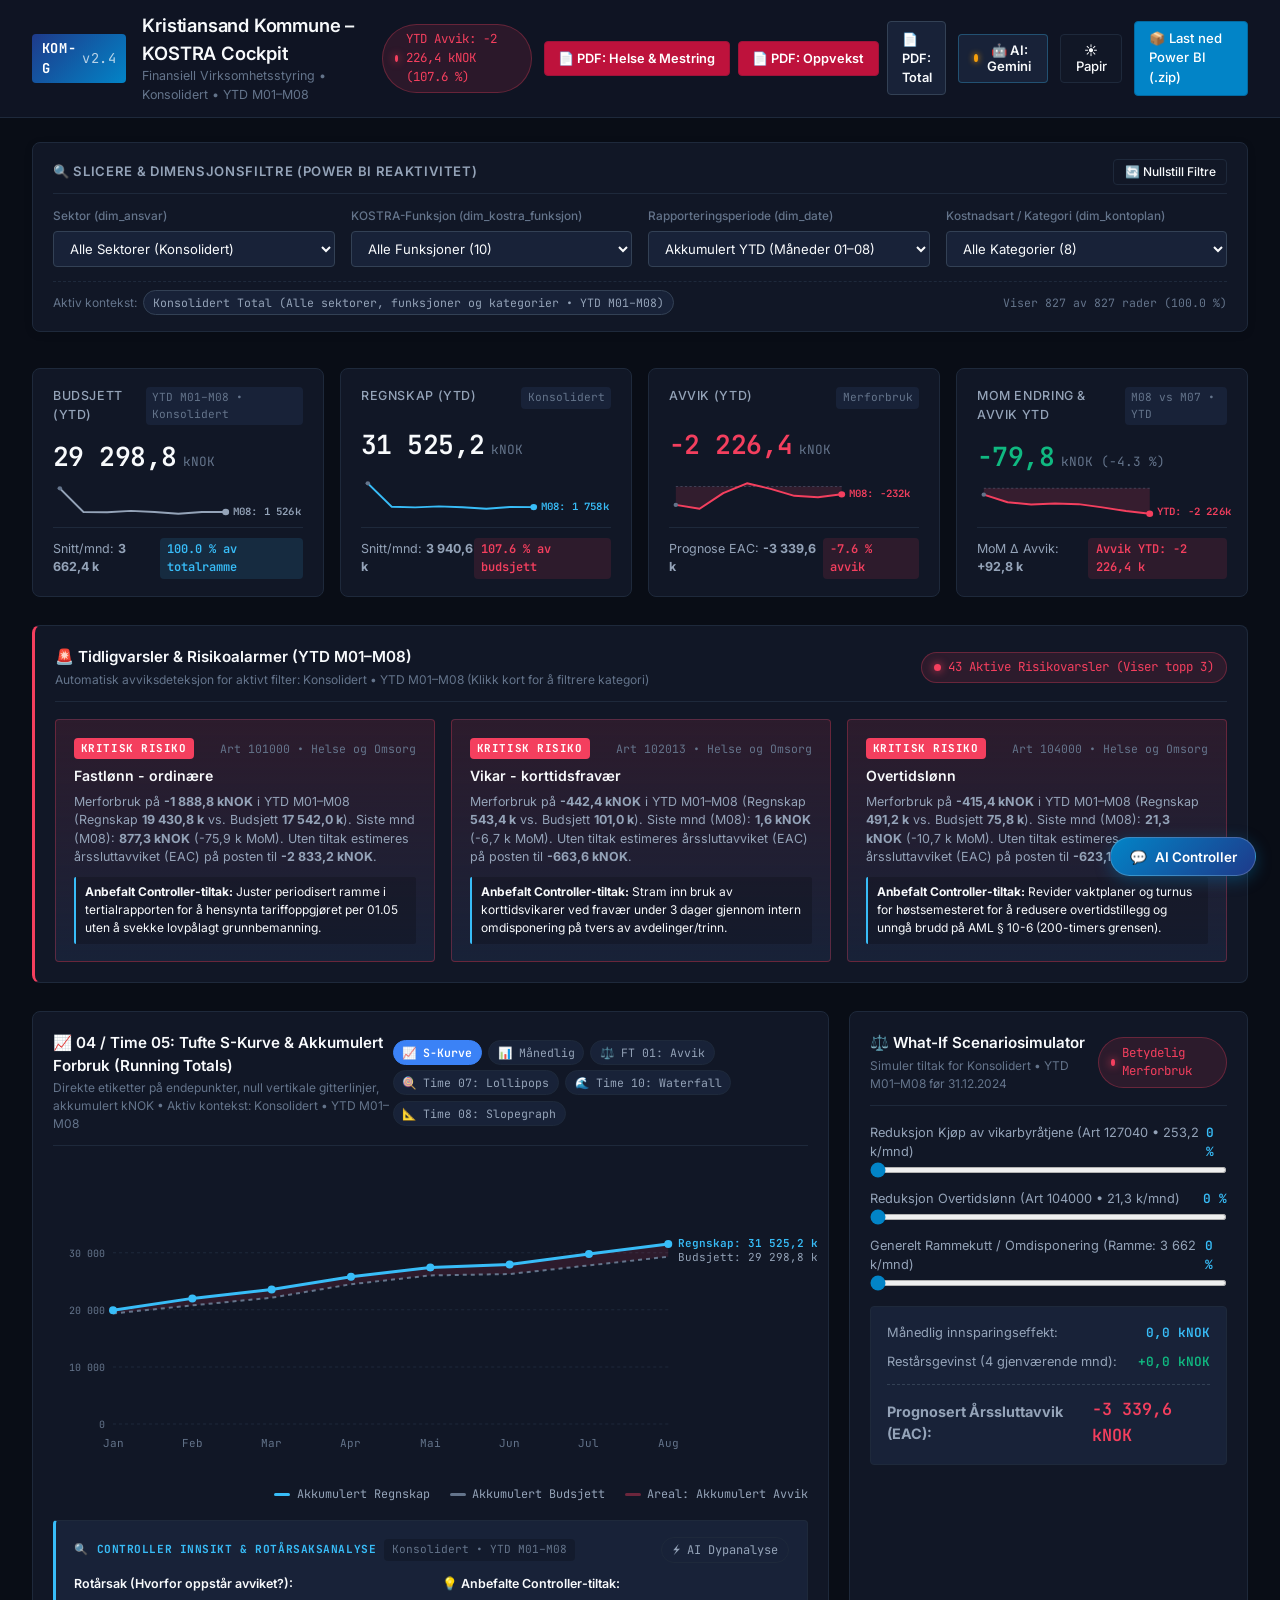
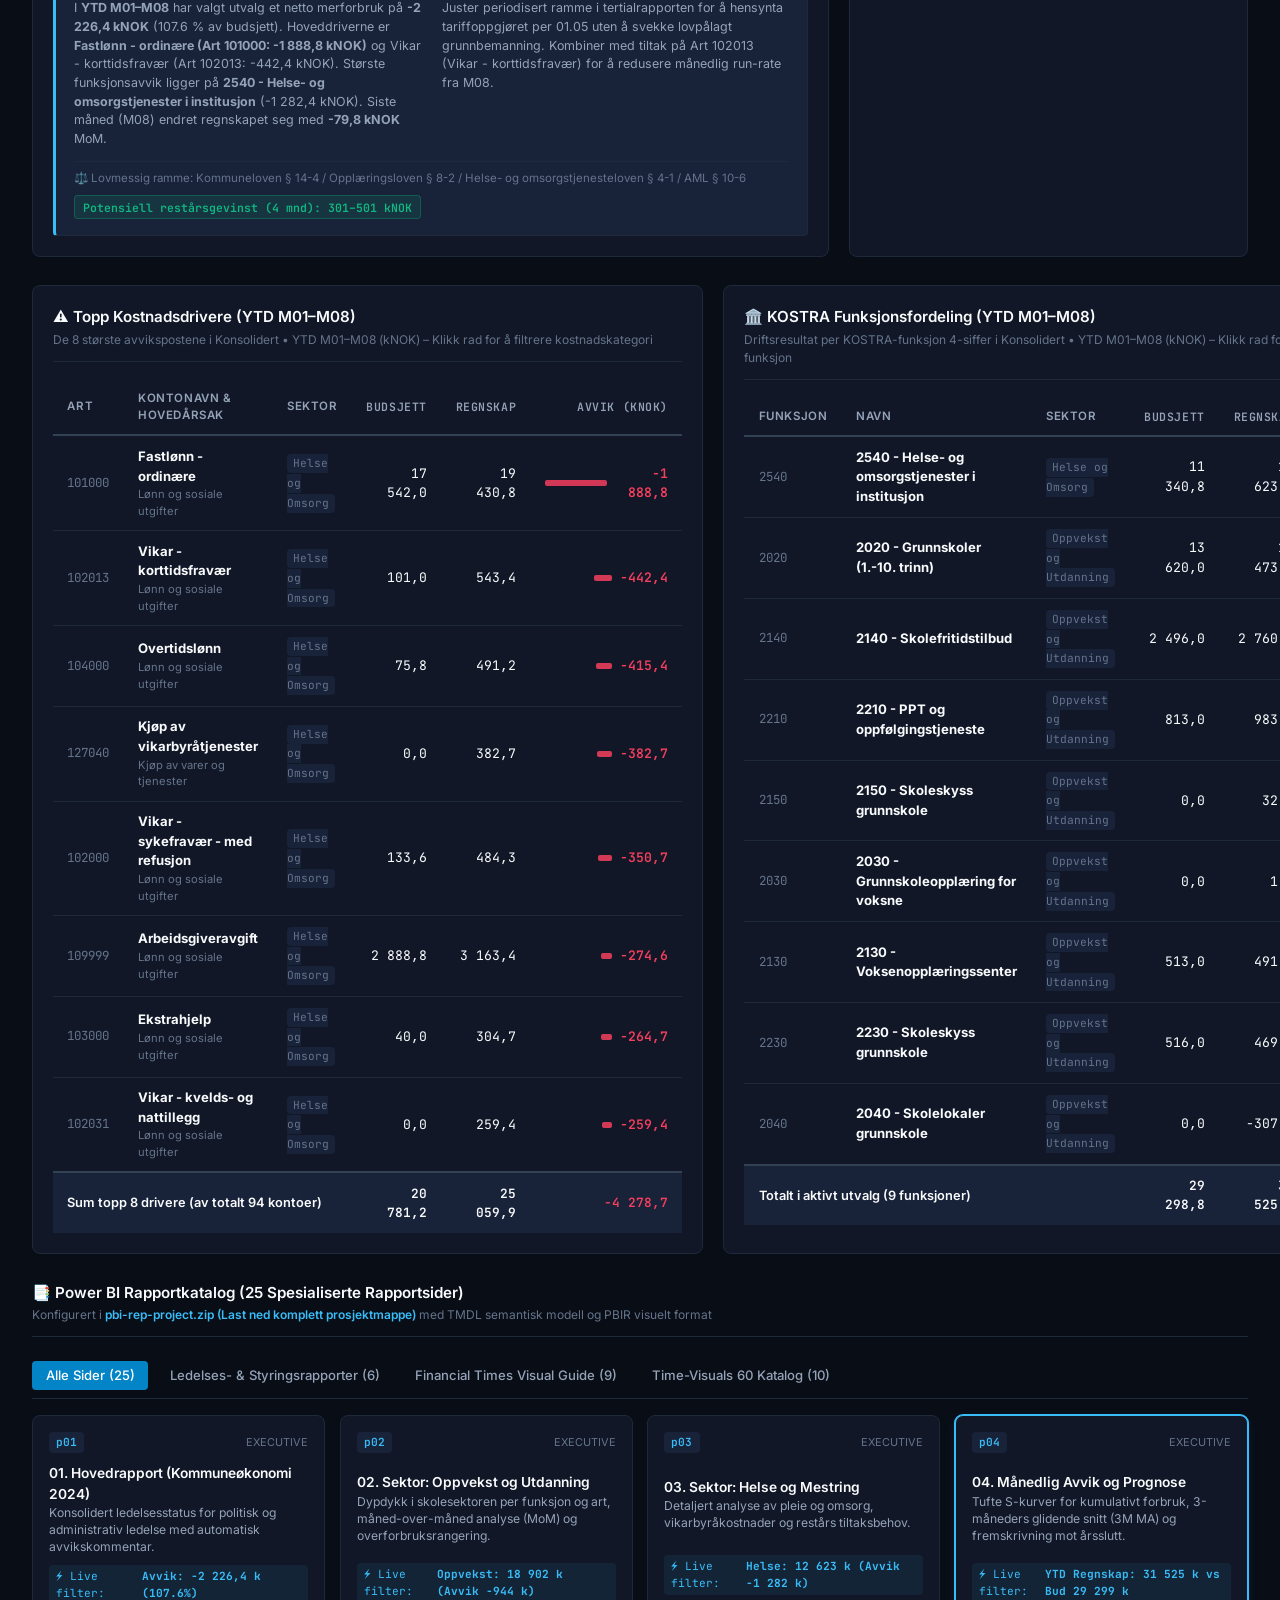
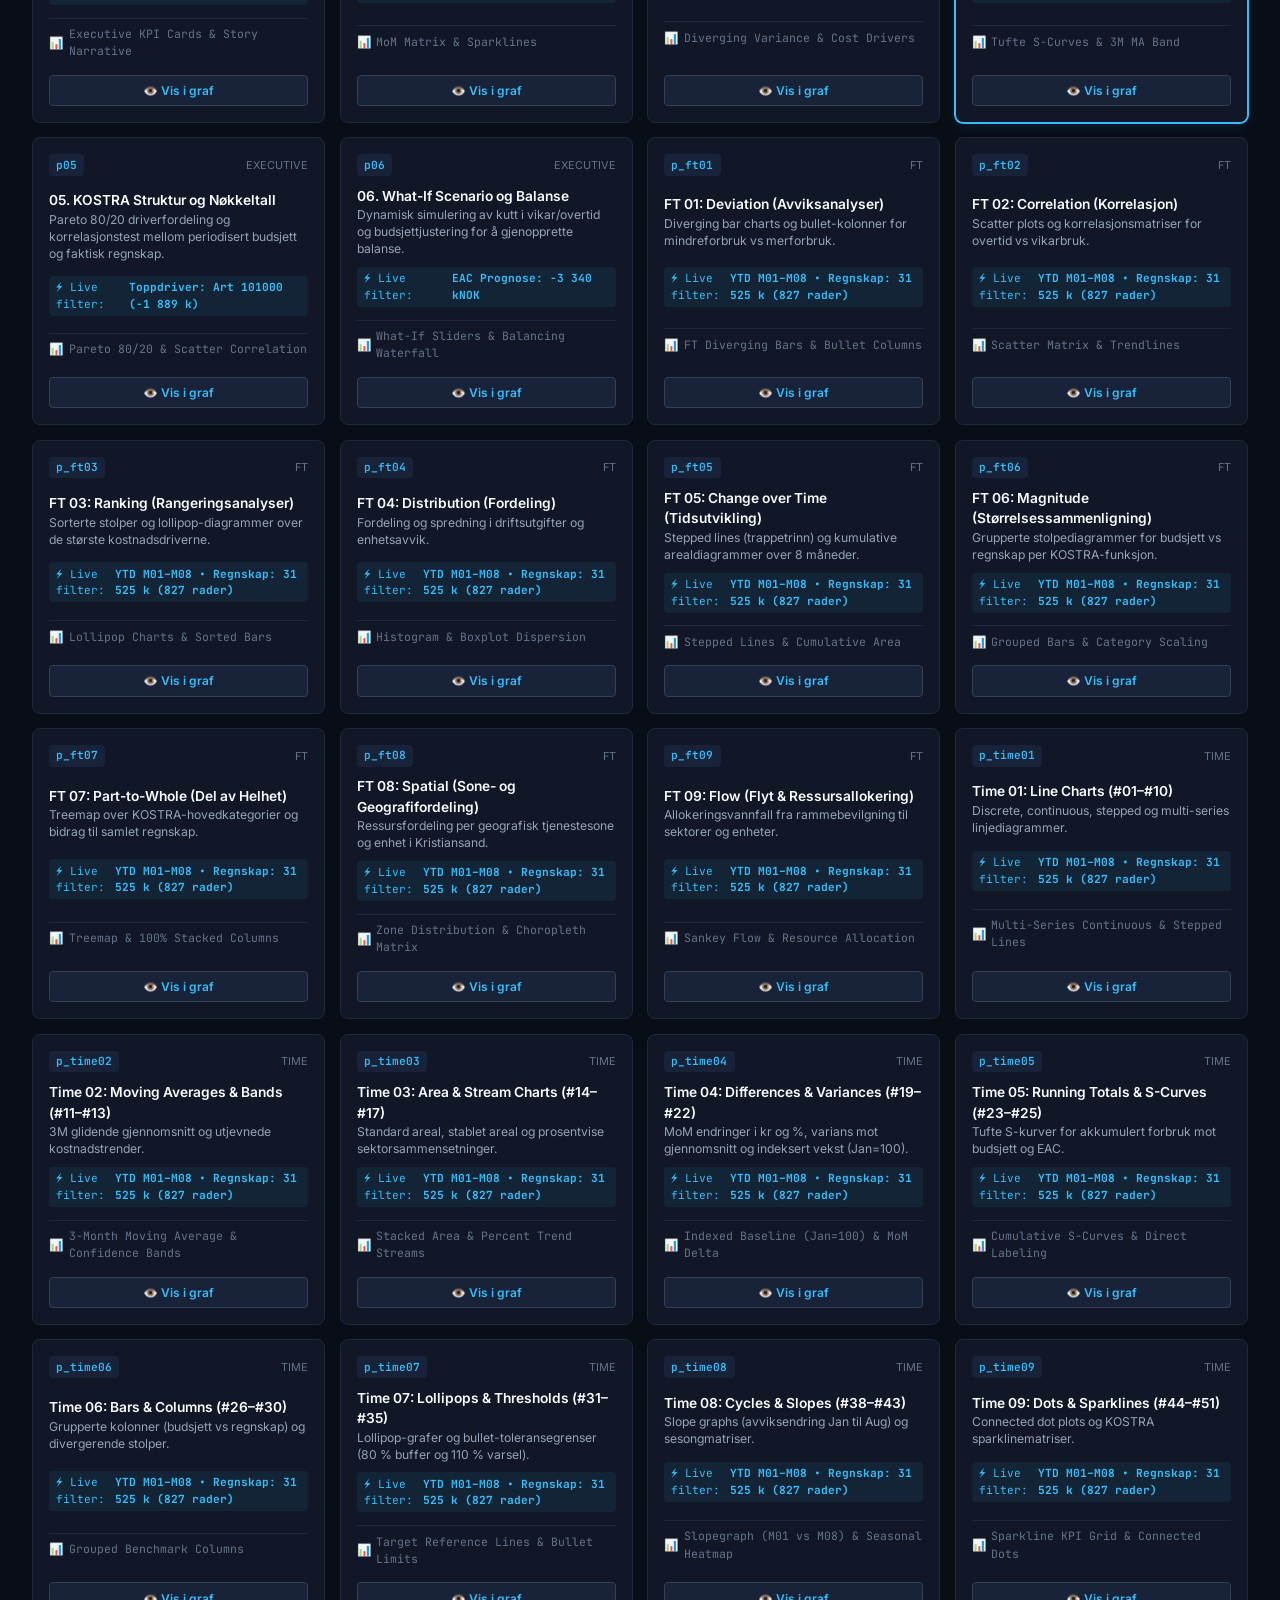
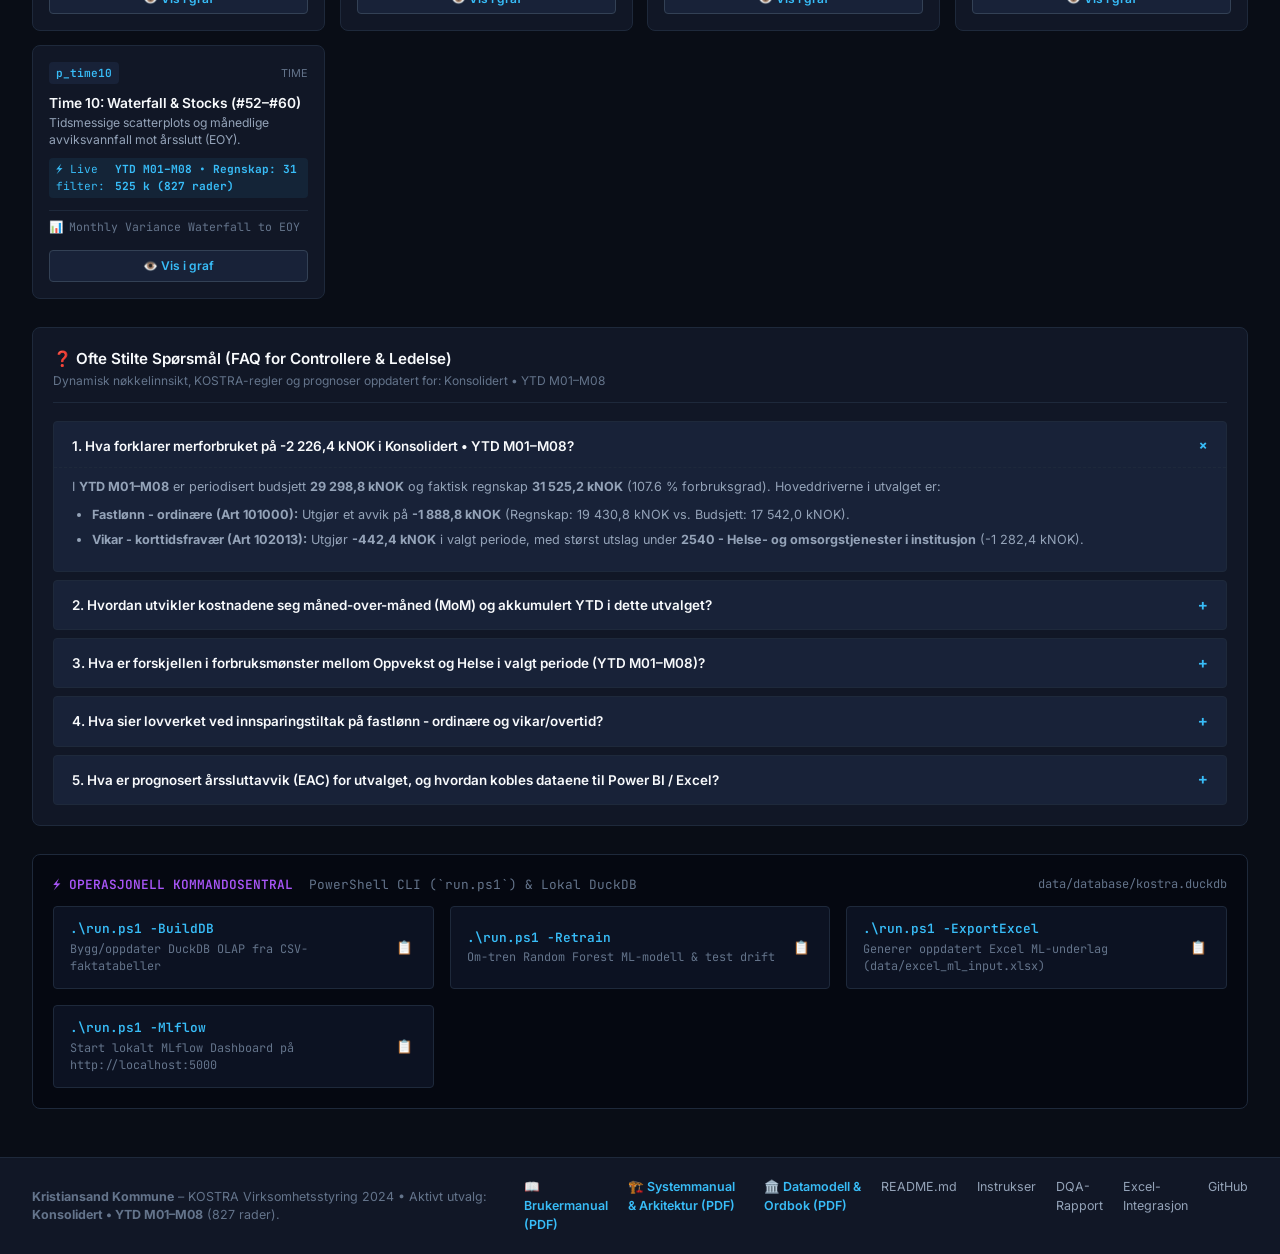
<file: index.html>
<!DOCTYPE html>
<html lang="no" data-theme="dark">
<head>
  <meta charset="UTF-8">
  <meta name="viewport" content="width=device-width, initial-scale=1.0">
  <meta name="description" content="KOM-G: KomKostra Virksomhetsstyring og KOSTRA Rapporteringsplattform 2024 for Kristiansand kommune. Finansiell rapportering, Tufte S-kurver, What-If simulering og ML tidsserieprognoser.">
  <meta name="author" content="Frank Ellingsen">
  <title>KOM-G | Kristiansand Kommune – Finansiell Virksomhetsstyring & KOSTRA Cockpit</title>
  <link rel="stylesheet" href="assets/css/dashboard.css">
</head>
<body>

  <!-- 1. Top Navigation & Brand Header -->
  <header class="top-nav">
    <div class="brand-section">
      <div class="brand-logo-badge">
        <span>KOM-G</span>
        <span style="opacity: 0.7; font-weight: 400;">v2.4</span>
      </div>
      <div class="brand-title-wrap">
        <h1 id="brand-main-title">Kristiansand Kommune – KOSTRA Cockpit</h1>
        <div class="brand-subtitle" id="brand-subtitle">Finansiell Virksomhetsstyring & Månedsrapport per August (Måned 08 / 2024)</div>
      </div>
    </div>

    <div class="nav-actions">
      <div class="status-indicator" id="top-status-indicator">
        <span class="pulse-dot"></span>
        <span>YTD Avvik: -2 229,6 kNOK (107,6 %)</span>
      </div>

      <div class="report-download-group">
        <a href="reports/Maanedsrapport_2024_Helse_og_Mestring.pdf" download="Maanedsrapport_2024_Helse_og_Mestring.pdf" class="btn btn-pdf" title="Last ned fullverdig controller-rapport for Helse & Mestring (PDF)">
          📄 PDF: Helse & Mestring
        </a>
        <a href="reports/Maanedsrapport_2024_Oppvekst_og_Utdanning.pdf" download="Maanedsrapport_2024_Oppvekst_og_Utdanning.pdf" class="btn btn-pdf" title="Last ned fullverdig controller-rapport for Oppvekst (PDF)">
          📄 PDF: Oppvekst
        </a>
        <a href="reports/Maanedsrapport_2024_Konsolidert_Kristiansand.pdf" download="Maanedsrapport_2024_Konsolidert_Kristiansand.pdf" class="btn btn-pdf-outline" title="Last ned konsolidert lederrapport for Kristiansand kommune (PDF)">
          📄 PDF: Total
        </a>
      </div>

      <!-- AI Provider Setup Button in Header -->
      <button id="btn-open-ai-modal" class="btn btn-ai-config" aria-label="AI Leverandør & API-nøkkel" title="Velg AI-leverandør og oppgi API-nøkkel">
        <span class="ai-provider-dot" id="top-ai-dot"></span>
        <span id="top-ai-provider-label">🤖 AI: Gemini</span>
      </button>

      <button id="btn-theme-toggle" class="btn" aria-label="Endre fargetema">
        ☀️ Papir
      </button>

      <a href="pbi-rep-project.zip" download="pbi-rep-project.zip" class="btn btn-primary" title="Last ned komplett Power BI prosjekt (.zip) med TMDL og PBIR">
        📦 Last ned Power BI (.zip)
      </a>
    </div>
  </header>

  <!-- 2. Main Executive Cockpit Content -->
  <main class="main-content">

    <!-- Power BI Slicers Ribbon -->
    <section class="slicer-panel" aria-label="Power BI Slicere & Filtre">
      <div class="slicer-header-row">
        <div class="slicer-title">
          <span>🔍 Slicere & Dimensjonsfiltre (Power BI Reaktivitet)</span>
        </div>
        <div style="display:flex; gap:0.5rem; align-items:center;">
          <button id="btn-reset-slicers" class="btn" style="font-size:0.75rem; padding:0.3rem 0.65rem;">
            🔄 Nullstill Filtre
          </button>
        </div>
      </div>

      <div class="slicer-grid">
        <!-- Slicer 1: Sektor -->
        <div class="slicer-control">
          <label class="slicer-label" for="slicer-sector">
            <span>Sektor (dim_ansvar)</span>
          </label>
          <select id="slicer-sector" class="slicer-select">
            <option value="all">Alle Sektorer (Konsolidert)</option>
            <option value="Oppvekst og Utdanning">Oppvekst og Utdanning (KomSkole)</option>
            <option value="Helse og Omsorg">Helse og Omsorg (Bomiljø)</option>
          </select>
        </div>

        <!-- Slicer 2: KOSTRA Funksjon -->
        <div class="slicer-control">
          <label class="slicer-label" for="slicer-function">
            <span>KOSTRA-Funksjon (dim_kostra_funksjon)</span>
          </label>
          <select id="slicer-function" class="slicer-select">
            <option value="all">Alle Funksjoner</option>
          </select>
        </div>

        <!-- Slicer 3: Rapporteringsperiode -->
        <div class="slicer-control">
          <label class="slicer-label" for="slicer-month">
            <span>Rapporteringsperiode (dim_date)</span>
          </label>
          <select id="slicer-month" class="slicer-select">
            <option value="ytd">Akkumulert YTD (Måneder 01–08)</option>
            <option value="8">Måned 08 (August - Siste)</option>
            <option value="7">Måned 07 (Juli)</option>
            <option value="6">Måned 06 (Juni)</option>
            <option value="5">Måned 05 (Mai)</option>
            <option value="4">Måned 04 (April)</option>
            <option value="3">Måned 03 (Mars)</option>
            <option value="2">Måned 02 (Februar)</option>
            <option value="1">Måned 01 (Januar)</option>
          </select>
        </div>

        <!-- Slicer 4: Kostnadskategori -->
        <div class="slicer-control">
          <label class="slicer-label" for="slicer-category">
            <span>Kostnadsart / Kategori (dim_kontoplan)</span>
          </label>
          <select id="slicer-category" class="slicer-select">
            <option value="all">Alle Kategorier</option>
          </select>
        </div>
      </div>

      <!-- Active Filter Chips Bar -->
      <div class="filter-context-bar">
        <div class="active-filters-list" id="active-filters-container">
          <span style="color:var(--text-muted);">Aktiv kontekst:</span>
          <span class="filter-chip">Konsolidert Total</span>
        </div>
        <div id="filter-record-count" style="font-family:var(--font-mono); font-size:0.72rem;">
          Viser 827 av 827 rader (100 %)
        </div>
      </div>
    </section>

    <!-- KPI Metrics Row (Edward Tufte Data-Ink High Precision Cards) -->
    <section class="kpi-grid" aria-label="Hovednøkkeltall">
      <!-- KPI 1: Budsjett -->
      <article class="kpi-card" id="kpi-card-1">
        <div class="kpi-header">
          <span class="kpi-title" id="kpi1-title">Periodisert Budsjett</span>
          <span class="kpi-tag" id="kpi1-tag">YTD M01–M08</span>
        </div>
        <div class="kpi-value-row">
          <span class="kpi-value" id="kpi1-value">29 295,2</span>
          <span class="kpi-unit" id="kpi1-unit">kNOK</span>
        </div>
        <div class="kpi-sparkline-wrap" id="kpi1-sparkline" aria-label="Budsjettutvikling"></div>
        <div class="kpi-subtext">
          <span id="kpi1-subtext">Snitt/mnd: <strong>3 661,9 k</strong></span>
          <span class="variance-pill neutral" id="kpi1-pill">100,0 % av ramme</span>
        </div>
      </article>

      <!-- KPI 2: Regnskap -->
      <article class="kpi-card" id="kpi-card-2">
        <div class="kpi-header">
          <span class="kpi-title" id="kpi2-title">Faktisk Regnskap</span>
          <span class="kpi-tag" id="kpi2-tag">Konsolidert</span>
        </div>
        <div class="kpi-value-row">
          <span class="kpi-value" id="kpi2-value">31 524,9</span>
          <span class="kpi-unit" id="kpi2-unit">kNOK</span>
        </div>
        <div class="kpi-sparkline-wrap" id="kpi2-sparkline" aria-label="Regnskapsutvikling"></div>
        <div class="kpi-subtext">
          <span id="kpi2-subtext">Snitt/mnd: <strong>3 940,6 k</strong></span>
          <span class="variance-pill neg" id="kpi2-pill">107,6 % forbruk</span>
        </div>
      </article>

      <!-- KPI 3: Avvik -->
      <article class="kpi-card" id="kpi-card-3">
        <div class="kpi-header">
          <span class="kpi-title" id="kpi3-title">Avvik (Budsjett − Regnskap)</span>
          <span class="kpi-tag" id="kpi3-tag">Merforbruk</span>
        </div>
        <div class="kpi-value-row">
          <span class="kpi-value" id="kpi3-value">-2 229,6</span>
          <span class="kpi-unit" id="kpi3-unit">kNOK</span>
        </div>
        <div class="kpi-sparkline-wrap" id="kpi3-sparkline" aria-label="Månedlig avvik"></div>
        <div class="kpi-subtext">
          <span id="kpi3-subtext">Prognose EAC: <strong>-3 344,4 k</strong></span>
          <span class="variance-pill neg" id="kpi3-pill">-7,6 % avvik</span>
        </div>
      </article>

      <!-- KPI 4: MoM (Siste Måned Endring) & Sparkline Avvik YTD -->
      <article class="kpi-card" id="kpi-card-4">
        <div class="kpi-header">
          <span class="kpi-title" id="kpi4-title">MoM Endring & Avvik YTD</span>
          <span class="kpi-tag" id="kpi4-tag">M08 vs M07</span>
        </div>
        <div class="kpi-value-row">
          <span class="kpi-value" id="kpi4-value">+142,3</span>
          <span class="kpi-unit" id="kpi4-unit">kNOK MoM</span>
        </div>
        <div class="kpi-sparkline-wrap" id="kpi4-sparkline" aria-label="Sparkline Avvik YTD"></div>
        <div class="kpi-subtext">
          <span id="kpi4-subtext">Avvik M08: <strong>-350,7 k</strong></span>
          <span class="variance-pill neg" id="kpi4-pill">YTD Avvik: -2 229,6 k</span>
        </div>
      </article>
    </section>

    <!-- Early Warnings & Risk Alert Panel -->
    <section class="panel warning-panel" id="warning-panel-section" aria-label="Tidligvarsler og Risikoanalyse">
      <div class="panel-header">
        <div class="panel-title-wrap">
          <h2 id="warnings-main-title">🚨 Tidligvarsler & Risikoalarmer (Early Warnings)</h2>
          <div class="panel-subtitle" id="warnings-main-subtitle">Automatisk avviksdeteksjon for budsjettrammer, run-rate og sesongvariasjoner</div>
        </div>
        <div class="status-indicator" id="warnings-status-badge">
          <span class="pulse-dot"></span> 3 Aktive Risikovarsler
        </div>
      </div>

      <div class="warnings-grid" id="warnings-grid">
        <!-- Dynamically injected by assets/js/dashboard.js based on active slicers -->
      </div>
    </section>

    <!-- Two-Column Financial Layout: S-Curve & What-If Simulator -->
    <section class="content-grid-2col">
      
      <!-- Panel 1: Tufte Visualiseringsstudio & Anbefalte Visuals -->
      <div class="panel">
        <div class="panel-header">
          <div class="panel-title-wrap">
            <h2 id="chart-main-title">📈 Tufte S-Kurve & Akkumulert Forbruk</h2>
            <div class="panel-subtitle" id="chart-main-subtitle">Direkte etiketter på endepunkter, null gitterlinjer, kNOK akkumulert Jan–Aug 2024</div>
          </div>
          <div class="panel-toolbar" id="chart-view-selector">
            <button id="btn-chart-scurve" class="btn-pill active" data-mode="scurve" title="Time 05: Tufte S-Kurve">📈 S-Kurve</button>
            <button id="btn-chart-monthly" class="btn-pill" data-mode="monthly" title="Time 06: Månedskolonner">📊 Månedlig</button>
            <button id="btn-chart-diverging" class="btn-pill" data-mode="diverging" title="FT 01: Diverging Bars (Deviation)">⚖️ FT 01: Avvik</button>
            <button id="btn-chart-lollipop" class="btn-pill" data-mode="lollipop" title="Time 07 / FT 03: Lollipop med Toleransegrenser">🍭 Time 07: Lollipops</button>
            <button id="btn-chart-waterfall" class="btn-pill" data-mode="waterfall" title="Time 10: Budsjett til EAC Avviksvannfall">🌊 Time 10: Waterfall</button>
            <button id="btn-chart-slope" class="btn-pill" data-mode="slope" title="Time 08: Slopegraph M01 vs M08 Endring">📐 Time 08: Slopegraph</button>
          </div>
        </div>

        <div id="tufte-chart-container" class="chart-container">
          <!-- Dynamic SVG injected by assets/js/dashboard.js -->
        </div>

        <div id="chart-legend-container" class="chart-legend-direct">
          <!-- Dynamic direct legend injected by assets/js/dashboard.js -->
        </div>

        <!-- Dynamic Controller Insight & Root Cause / Action Matrix -->
        <div id="visual-controller-insight" class="visual-insight-panel">
          <div class="insight-header">
            <div style="display:flex; align-items:center; gap:0.5rem; flex-wrap:wrap;">
              <span class="insight-badge">🔍 CONTROLLER INNSIKT & ROTÅRSAKSANALYSE</span>
              <span id="insight-sector-tag" class="insight-tag">Konsolidert status</span>
            </div>
            <button id="btn-generate-ai-insight" class="btn-pill" style="font-size:0.75rem; padding:0.25rem 0.65rem;" title="Generer dyp AI-analyse med valgt AI-modell for gjeldende utvalg">
              ⚡ AI Dypanalyse
            </button>
          </div>
          <div class="insight-grid">
            <div class="insight-col">
              <div class="insight-label">Rotårsak (Hvorfor oppstår avviket?):</div>
              <p id="insight-root-cause" class="insight-text">Laster rotårsak...</p>
            </div>
            <div class="insight-col">
              <div class="insight-label">💡 Anbefalte Controller-tiltak:</div>
              <p id="insight-recommendations" class="insight-text">Laster tiltak...</p>
            </div>
          </div>
          <div class="insight-footer">
            <span id="insight-legal-tag">⚖️ Lovmessig ramme: Opplæringsloven § 8-2 / Helse- og omsorgstjenesteloven § 4-1 / AML § 10-6</span>
            <span id="insight-impact-tag" class="impact-highlight">Potensiell restårsgevinst: 250–350 kNOK</span>
          </div>
        </div>
      </div>

      <!-- Panel 2: Interactive What-If Scenario Simulator -->
      <div class="panel">
        <div class="panel-header">
          <div class="panel-title-wrap">
            <h2 id="sim-main-title">⚖️ What-If Scenariosimulator</h2>
            <div class="panel-subtitle" id="sim-main-subtitle">Simuler tiltak for å gjenopprette balanse før 31.12.2024</div>
          </div>
          <div id="sim-status-badge" class="status-indicator">
            <span class="pulse-dot"></span> Betydelig Merforbruk
          </div>
        </div>

        <div class="simulator-controls">
          <!-- Slider 1: Primary Driver / Vikarbyrå -->
          <div class="slider-group">
            <div class="slider-label-row">
              <span id="sim-label-1">Reduksjon i Vikarbyråinnleie (Art 127040)</span>
              <span id="val-vikar" class="slider-value-badge">0 %</span>
            </div>
            <input type="range" id="slider-vikar" class="custom-slider" min="0" max="100" value="0" step="5" aria-label="Driver 1 reduksjon prosent">
          </div>

          <!-- Slider 2: Secondary Driver / Overtid -->
          <div class="slider-group">
            <div class="slider-label-row">
              <span id="sim-label-2">Reduksjon i Overtid (Art 104000)</span>
              <span id="val-overtid" class="slider-value-badge">0 %</span>
            </div>
            <input type="range" id="slider-overtid" class="custom-slider" min="0" max="100" value="0" step="5" aria-label="Driver 2 reduksjon prosent">
          </div>

          <!-- Slider 3: Omdisponering -->
          <div class="slider-group">
            <div class="slider-label-row">
              <span id="sim-label-3">Generelt Rammekutt / Omdisponering</span>
              <span id="val-omdisp" class="slider-value-badge">0 %</span>
            </div>
            <input type="range" id="slider-omdisp" class="custom-slider" min="0" max="10" value="0" step="0.5" aria-label="Generell omdisponering prosent">
          </div>
        </div>

        <!-- Calculated Live Result Box -->
        <div class="simulator-result-box">
          <div class="sim-row">
            <span class="label" id="sim-monthly-label">Månedlig innsparingseffekt:</span>
            <span id="sim-monthly-save" class="val" style="color:var(--accent-cyan);">0,0 kNOK</span>
          </div>
          <div class="sim-row">
            <span class="label" id="sim-restar-label">Restårsgevinst (Sep–Des, 4 mnd):</span>
            <span id="sim-restar-save" class="val" style="color:var(--variance-pos);">0,0 kNOK</span>
          </div>
          <div class="sim-divider"></div>
          <div class="sim-row" style="font-size:0.9rem;">
            <span class="label"><strong id="sim-eoy-label">Prognosert Årssluttavvik (EAC):</strong></span>
            <span id="sim-eoy-result" class="val" style="font-size:1.05rem; color:var(--variance-neg);">-3 344,4 kNOK</span>
          </div>
        </div>
      </div>
    </section>

    <!-- Two-Column Financial Tables: Drivers & Kostra Functions -->
    <section class="content-grid-2col">
      
      <!-- Table 1: Største Kostnadsdrivere -->
      <div class="panel">
        <div class="panel-header">
          <div class="panel-title-wrap">
            <h2 id="drivers-table-title">⚠️ Topp Kostnadsdrivere (YTD M01–M08)</h2>
            <div class="panel-subtitle" id="drivers-table-subtitle">De største avvikspostene basert på KOSTRA Art 6-siffer (kNOK) – Klikk rad for å filtrere kategori</div>
          </div>
        </div>

        <div class="tufte-table-wrap">
          <table class="tufte-table" aria-label="Topp kostnadsdrivere">
            <thead>
              <tr>
                <th>Art</th>
                <th>Kontonavn & Hovedårsak</th>
                <th>Sektor</th>
                <th class="num">Budsjett</th>
                <th class="num">Regnskap</th>
                <th class="num">Avvik (kNOK)</th>
              </tr>
            </thead>
            <tbody id="drivers-table-body">
              <!-- Injected by assets/js/dashboard.js -->
            </tbody>
            <tfoot id="drivers-table-foot"></tfoot>
          </table>
        </div>
      </div>

      <!-- Table 2: Kostra Funksjoner -->
      <div class="panel">
        <div class="panel-header">
          <div class="panel-title-wrap">
            <h2 id="functions-table-title">🏛️ KOSTRA Funksjonsfordeling (YTD M01–M08)</h2>
            <div class="panel-subtitle" id="functions-table-subtitle">Driftsresultat per KOSTRA-funksjon 4-siffer (kNOK) – Klikk rad for å filtrere funksjon</div>
          </div>
        </div>

        <div class="tufte-table-wrap">
          <table class="tufte-table" aria-label="KOSTRA Funksjonsfordeling">
            <thead>
              <tr>
                <th>Funksjon</th>
                <th>Navn</th>
                <th>Sektor</th>
                <th class="num">Budsjett</th>
                <th class="num">Regnskap</th>
                <th class="num">Avvik</th>
              </tr>
            </thead>
            <tbody id="functions-table-body">
              <!-- Injected by assets/js/dashboard.js -->
            </tbody>
            <tfoot id="functions-table-foot"></tfoot>
          </table>
        </div>
      </div>
    </section>

    <!-- Power BI 25-Siders Rapportkatalog (Interactive Tabbed Navigator) -->
    <section class="catalog-section">
      <div class="panel-header" style="margin-bottom:0.5rem;">
        <div class="panel-title-wrap">
          <h2 id="catalog-main-title">📑 Power BI Rapportkatalog (25 Spesialiserte Rapportsider)</h2>
          <div class="panel-subtitle" id="catalog-main-subtitle">Konfigurert i <a href="pbi-rep-project.zip" download="pbi-rep-project.zip" style="color:var(--accent-cyan);text-decoration:none;font-weight:600;">pbi-rep-project.zip (Last ned komplett prosjektmappe)</a> med TMDL semantisk modell og PBIR visuelt format</div>
        </div>
      </div>

      <nav class="catalog-tabs" aria-label="Rapportkategori">
        <button class="tab-btn active" data-filter="all">Alle Sider (25)</button>
        <button class="tab-btn" data-filter="executive">Ledelses- & Styringsrapporter (6)</button>
        <button class="tab-btn" data-filter="ft">Financial Times Visual Guide (9)</button>
        <button class="tab-btn" data-filter="time">Time-Visuals 60 Katalog (10)</button>
      </nav>

      <div id="catalog-grid" class="catalog-grid">
        <!-- Injected dynamically by assets/js/dashboard.js -->
      </div>
    </section>

    <!-- Frequently Asked Questions (FAQ Accordion) -->
    <section class="panel faq-panel" aria-label="Ofte Stilte Spørsmål">
      <div class="panel-header">
        <div class="panel-title-wrap">
          <h2 id="faq-main-title">❓ Ofte Stilte Spørsmål (FAQ for Controllere & Ledelse)</h2>
          <div class="panel-subtitle" id="faq-main-subtitle">Dynamisk nøkkelinnsikt om avvik, KOSTRA-regler, ML-prognoser og juridiske rammer for valgt filter</div>
        </div>
      </div>

      <div class="faq-list" id="faq-list-container">
        <!-- Dynamically injected by assets/js/dashboard.js based on active slicers -->
      </div>
    </section>

    <!-- Operational Hub & CLI Cheatsheet -->
    <section class="cli-box">
      <div style="display:flex; justify-content:space-between; align-items:center;">
        <div>
          <span style="color:#a855f7; font-weight:600;">⚡ OPERASJONELL KOMMANDOSENTRAL</span>
          <span style="color:var(--text-muted); margin-left:0.5rem;">PowerShell CLI (`run.ps1`) & Lokal DuckDB</span>
        </div>
        <span style="color:var(--text-muted); font-size:0.75rem;">data/database/kostra.duckdb</span>
      </div>

      <div class="cli-grid">
        <div class="cli-item">
          <div>
            <div class="cli-cmd">.\run.ps1 -BuildDB</div>
            <div class="cli-desc">Bygg/oppdater DuckDB OLAP fra CSV-faktatabeller</div>
          </div>
          <button class="btn-copy" data-copy=".\run.ps1 -BuildDB" title="Kopier kommando">📋</button>
        </div>

        <div class="cli-item">
          <div>
            <div class="cli-cmd">.\run.ps1 -Retrain</div>
            <div class="cli-desc">Om-tren Random Forest ML-modell & test drift</div>
          </div>
          <button class="btn-copy" data-copy=".\run.ps1 -Retrain" title="Kopier kommando">📋</button>
        </div>

        <div class="cli-item">
          <div>
            <div class="cli-cmd">.\run.ps1 -ExportExcel</div>
            <div class="cli-desc">Generer oppdatert Excel ML-underlag (data/excel_ml_input.xlsx)</div>
          </div>
          <button class="btn-copy" data-copy=".\run.ps1 -ExportExcel" title="Kopier kommando">📋</button>
        </div>

        <div class="cli-item">
          <div>
            <div class="cli-cmd">.\run.ps1 -Mlflow</div>
            <div class="cli-desc">Start lokalt MLflow Dashboard på http://localhost:5000</div>
          </div>
          <button class="btn-copy" data-copy=".\run.ps1 -Mlflow" title="Kopier kommando">📋</button>
        </div>
      </div>
    </section>

  </main>

  <!-- 3. Floating AI Controller Chatbot Widget -->
  <div id="chatbot-widget" class="chatbot-container" aria-label="AI Controller Chatbot">
    <!-- Toggle Button -->
    <button id="chatbot-toggle-btn" class="chatbot-toggle" title="Åpne AI Controller Chatbot">
      <span>💬</span>
      <span class="chatbot-toggle-label">AI Controller</span>
    </button>

    <!-- Chat Modal Window -->
    <div id="chatbot-window" class="chatbot-window hidden">
      <div class="chatbot-header">
        <div class="chatbot-title-wrap">
          <div class="brand-logo-badge" style="font-size:0.68rem; padding:0.15rem 0.4rem;">AI CONTROLLER</div>
          <span style="font-size:0.85rem; font-weight:600;">KOSTRA Rådgiver</span>
        </div>
        <div style="display:flex; align-items:center; gap:0.35rem;">
          <button id="chat-open-modal-btn" class="chatbot-close" title="Konfigurer AI-leverandør og API-nøkkel" aria-label="AI Innstillinger">⚙️</button>
          <button id="chatbot-close-btn" class="chatbot-close" title="Lukk chat" aria-label="Lukk">✕</button>
        </div>
      </div>

      <!-- Chatbot AI Provider Quick Bar -->
      <div class="chatbot-provider-bar">
        <div class="chatbot-provider-row">
          <div class="chatbot-provider-select-wrap">
            <label for="chat-quick-provider" class="chatbot-provider-label">Modell:</label>
            <select id="chat-quick-provider" class="chatbot-quick-select" aria-label="Velg aktiv AI-leverandør">
              <option value="gemini">Google Gemini (Flash)</option>
              <option value="openai">OpenAI (GPT-4o-mini)</option>
              <option value="anthropic">Anthropic Claude</option>
              <option value="ollama">Ollama (Lokal LLM)</option>
              <option value="groq">Groq (Llama-3.1 70B)</option>
              <option value="mistral">Mistral AI</option>
              <option value="deepseek">DeepSeek (V3/R1)</option>
              <option value="offline">Innebygd (Offline)</option>
            </select>
          </div>
          <button type="button" id="chat-toggle-key-drawer" class="btn-chat-key" title="Angi eller endre API-nøkkel">
            <span class="provider-status-dot" id="chat-provider-status-dot"></span>
            <span id="chat-key-badge-text">API-nøkkel</span>
          </button>
        </div>

        <!-- Inline Key Drawer (collapsible) -->
        <div id="chat-inline-key-drawer" class="chat-inline-key-drawer hidden">
          <div class="chat-key-input-wrap">
            <input type="password" id="chat-inline-key-input" class="chat-key-input" placeholder="Lim inn API-nøkkel..." autocomplete="off">
            <button type="button" id="chat-toggle-key-eye" class="btn-eye" title="Vis/skjul nøkkel">👁️</button>
            <button type="button" id="chat-save-key-btn" class="btn btn-primary btn-xs">Lagre</button>
          </div>
          <div id="chat-key-hint" class="chat-key-hint">Lagres trygt lokalt i din nettleser (localStorage).</div>
        </div>
      </div>

      <div class="chatbot-body" id="chatbot-messages">
        <!-- Initial welcome message from bot -->
        <div class="chat-message bot">
          <div class="chat-bubble" id="chatbot-welcome-bubble">
            Hei Frank! Jeg er din <strong>AI Project Controller</strong> for Kristiansand kommune. Jeg har sanntidstilgang til tallene i <code>kostra.duckdb</code>.
            <br><br>Hva vil du undersøke i august-regnskapet?
          </div>
        </div>
      </div>

      <!-- Quick Prompt Suggestions -->
      <div class="chatbot-prompts" id="chatbot-prompts">
        <button class="chat-prompt-pill" data-prompt="Hvorfor er avviket så stort i valgt utvalg?">Hvorfor avvik i utvalg?</button>
        <button class="chat-prompt-pill" data-prompt="Hva er de største kostnadsdriverne og MoM-endringene?">Største drivere & MoM?</button>
        <button class="chat-prompt-pill" data-prompt="Hva sier arbeidsmiljøloven om overtidskutt?">Arbeidsmiljøloven & overtid?</button>
        <button class="chat-prompt-pill" data-prompt="Hva er prognosert EAC for årsslutt?">Hva er prognosert EAC?</button>
      </div>

      <form id="chatbot-form" class="chatbot-footer">
        <input type="text" id="chatbot-input" class="chatbot-input" placeholder="Still et spørsmål om tallene eller KOSTRA..." autocomplete="off">
        <button type="submit" class="chatbot-send-btn" title="Send melding">➤</button>
      </form>
    </div>
  </div>

  <!-- 4. AI Provider & API Key Configuration Modal Dialog -->
  <div id="ai-settings-modal" class="ai-modal-backdrop hidden" role="dialog" aria-modal="true" aria-labelledby="ai-modal-title">
    <div class="ai-modal-card">
      <div class="ai-modal-header">
        <div class="ai-modal-title-wrap">
          <div class="brand-logo-badge" style="font-size:0.7rem; padding:0.2rem 0.5rem;">AI MOTOR</div>
          <h2 id="ai-modal-title">Konfigurer AI-Leverandør & API-Nøkkel</h2>
        </div>
        <button id="btn-close-ai-modal" class="chatbot-close" title="Lukk innstillinger">✕</button>
      </div>

      <div class="ai-modal-body">
        <p class="ai-modal-desc">
          Velg din foretrukne AI-modell og legg inn din API-nøkkel for direkte tilgang til avansert kontrolleranalyse, årsaksforklaringer og prognoser. 
          Nøkkelen din forblir <strong>100 % privat</strong> og lagres utelukkende lokalt i din egen nettleser (<code>localStorage</code>).
        </p>

        <div class="ai-modal-fields">
          <!-- Dropdown: Provider -->
          <div class="ai-field-group">
            <label for="modal-ai-provider-select" class="ai-field-label">
              <span>AI-Leverandør (Provider)</span>
              <span id="modal-provider-tag" class="ai-tag-pill">Skytjeneste</span>
            </label>
            <select id="modal-ai-provider-select" class="slicer-select">
              <option value="gemini" selected>Google Gemini (Gemini 1.5 Flash / 2.0 – Anbefalt)</option>
              <option value="openai">OpenAI (GPT-4o-mini / GPT-4o)</option>
              <option value="anthropic">Anthropic Claude (Claude 3.5 Sonnet / Haiku)</option>
              <option value="ollama">Ollama (Lokal LLM – localhost:11434, 100% lokal & gratis)</option>
              <option value="groq">Groq (Llama-3.1 70B – Lynrask inferens)</option>
              <option value="mistral">Mistral AI (Mistral Large / Codestral)</option>
              <option value="deepseek">DeepSeek (DeepSeek-V3 / R1)</option>
              <option value="offline">Innebygd Controller (Offline simulering / Ingen API-nøkkel)</option>
            </select>
          </div>

          <!-- Model Identifier -->
          <div class="ai-field-group">
            <label for="modal-ai-model-input" class="ai-field-label">
              <span>Modell-identifikator (Model ID)</span>
              <span class="ai-label-subtext">Kan tilpasses ved behov</span>
            </label>
            <input type="text" id="modal-ai-model-input" class="chatbot-input" value="gemini-1.5-flash" autocomplete="off" spellcheck="false">
          </div>

          <!-- API Key Input -->
          <div class="ai-field-group" id="modal-key-group">
            <label for="modal-ai-key-input" id="modal-key-label" class="ai-field-label">
              <span>API-Nøkkel (API Key)</span>
              <a href="https://aistudio.google.com/app/apikey" id="modal-key-link" target="_blank" rel="noopener noreferrer" class="ai-link-out">Hent API-nøkkel ↗</a>
            </label>
            <div class="ai-input-with-addon">
              <input type="password" id="modal-ai-key-input" class="chatbot-input" placeholder="Lim inn din API-nøkkel her..." autocomplete="off">
              <button type="button" id="modal-toggle-key-eye" class="btn btn-icon" title="Vis/skjul nøkkel">👁️</button>
            </div>
            <div class="ai-field-help" id="modal-key-help">Nøkkelen lagres kun i din nettleser og sendes direkte til leverandøren.</div>
          </div>

          <!-- Endpoint URL (for Ollama or custom proxy) -->
          <div class="ai-field-group" id="modal-endpoint-group" style="display:none;">
            <label for="modal-ai-endpoint-input" class="ai-field-label">
              <span>Lokal Base URL / Endpoint</span>
            </label>
            <input type="text" id="modal-ai-endpoint-input" class="chatbot-input" value="http://localhost:11434" autocomplete="off" spellcheck="false">
            <div class="ai-field-help">Standard URL for lokal Ollama. Krever ingen API-nøkkel.</div>
          </div>
        </div>

        <!-- Connection Test Feedback Alert -->
        <div id="modal-test-feedback" class="ai-feedback-box hidden"></div>
      </div>

      <div class="ai-modal-footer">
        <button type="button" id="btn-test-modal-connection" class="btn">
          🔌 Test Tilkobling
        </button>
        <div style="display:flex; gap:0.5rem;">
          <button type="button" id="btn-clear-modal-key" class="btn" style="color:var(--variance-neg); border-color:var(--variance-neg-border);">
            Slett nøkkel
          </button>
          <button type="button" id="btn-save-modal-config" class="btn btn-primary">
            💾 Lagre & Aktiver
          </button>
        </div>
      </div>
    </div>
  </div>

  <!-- 4. Footer -->
  <footer class="footer">
    <div id="footer-dynamic-summary">
      <strong>Kristiansand Kommune</strong> – KOSTRA Finansiell Virksomhetsstyring 2024. Siste faktiske periode: Måned 08.
    </div>
    <div class="footer-links">
      <a href="KOM-G_User_Guide.pdf" download="KOM-G_User_Guide.pdf" class="footer-link" style="color:var(--accent-cyan); font-weight:600;">📖 Brukermanual (PDF)</a>
      <a href="KOM-G_System_Manual_and_Architecture.pdf" download="KOM-G_System_Manual_and_Architecture.pdf" class="footer-link" style="color:var(--accent-cyan); font-weight:600;">🏗️ Systemmanual & Arkitektur (PDF)</a>
      <a href="KOM-G_Data_Model_and_Dictionary.pdf" download="KOM-G_Data_Model_and_Dictionary.pdf" class="footer-link" style="color:var(--accent-cyan); font-weight:600;">🏛️ Datamodell & Ordbok (PDF)</a>
      <a href="README.md" class="footer-link">README.md</a>
      <a href="instructions/README.md" class="footer-link">Instrukser</a>
      <a href="docs/07_Data_Quality_and_Assurance_Rapport.md" class="footer-link">DQA-Rapport</a>
      <a href="docs/POWERBI_TO_EXCEL_INTEGRATION.md" class="footer-link">Excel-Integrasjon</a>
      <a href="https://github.com/Frank-Ellingsen/KOM-G" target="_blank" rel="noopener noreferrer" class="footer-link">GitHub</a>
    </div>
  </footer>

  <script src="assets/js/kostra-data.js"></script>
  <script src="assets/js/dashboard.js"></script>
</body>
</html>
</file>
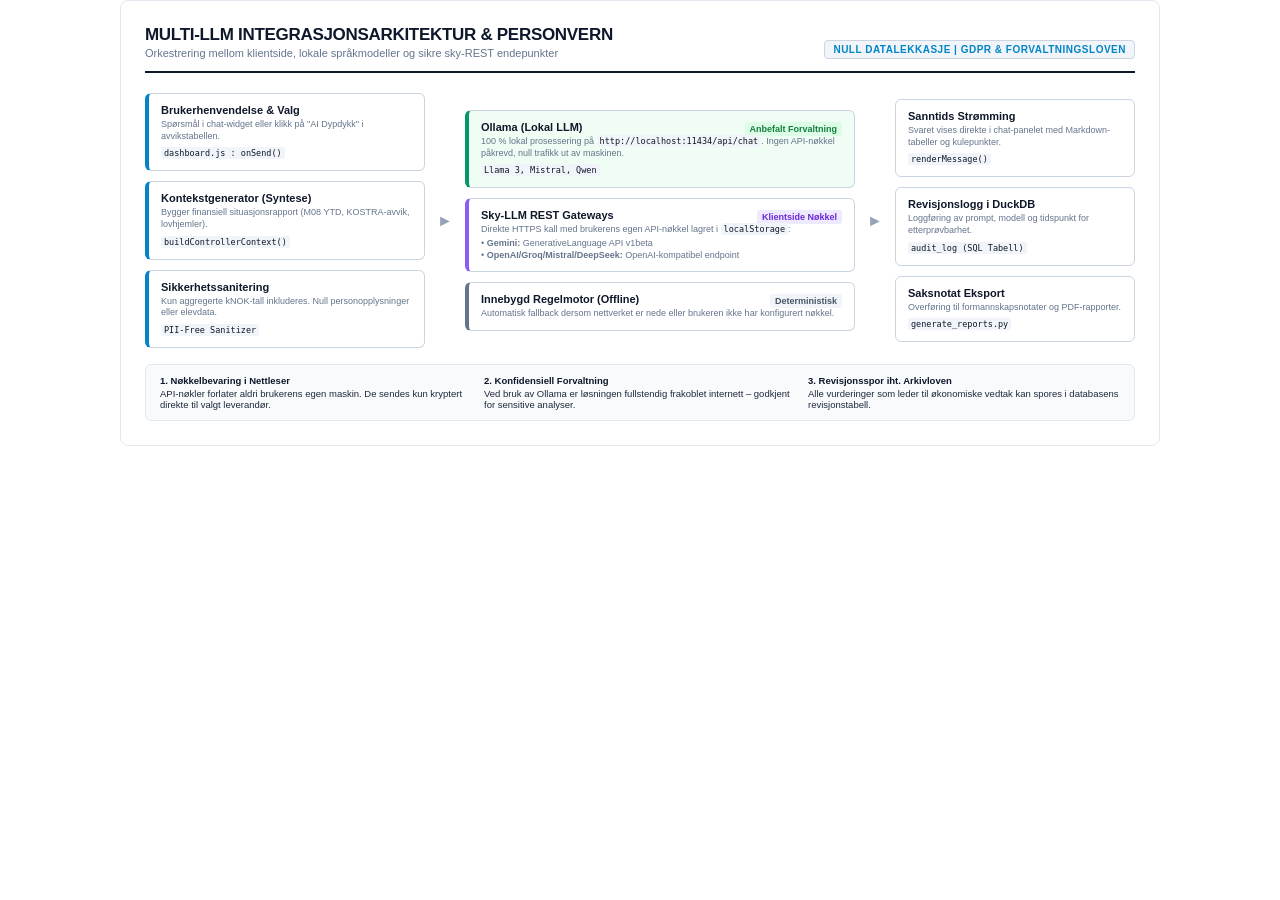
<file: docs/assets/diagrams/arch_ai_routing.html>
<!DOCTYPE html>
<html>
<head>
<meta charset="utf-8">
<style>

* { box-sizing: border-box; margin: 0; padding: 0; }
body {
    font-family: -apple-system, BlinkMacSystemFont, "Segoe UI", Roboto, Helvetica, Arial, sans-serif;
    background: #ffffff;
    color: #1e293b;
    -webkit-font-smoothing: antialiased;
}
.diagram-container {
    width: 1040px;
    padding: 24px;
    background: #ffffff;
    border: 1px solid #e2e8f0;
    border-radius: 8px;
    margin: 0 auto;
}
.diag-header {
    border-bottom: 2px solid #0f172a;
    padding-bottom: 12px;
    margin-bottom: 20px;
    display: flex;
    justify-content: space-between;
    align-items: flex-end;
}
.diag-title {
    font-size: 17px;
    font-weight: 700;
    color: #0f172a;
    letter-spacing: -0.3px;
    text-transform: uppercase;
}
.diag-subtitle {
    font-size: 11px;
    color: #64748b;
    margin-top: 2px;
}
.diag-badge {
    background: #f1f5f9;
    border: 1px solid #cbd5e1;
    color: #0284c7;
    font-size: 10px;
    font-weight: 600;
    padding: 3px 8px;
    border-radius: 4px;
    text-transform: uppercase;
    letter-spacing: 0.5px;
}
.card {
    background: #ffffff;
    border: 1px solid #cbd5e1;
    border-radius: 6px;
    padding: 12px 14px;
}
.card-header {
    font-size: 11px;
    font-weight: 700;
    color: #0f172a;
    text-transform: uppercase;
    letter-spacing: 0.4px;
    margin-bottom: 8px;
    display: flex;
    align-items: center;
    gap: 6px;
}
.card-pill {
    font-size: 9px;
    font-weight: 700;
    padding: 2px 5px;
    border-radius: 3px;
    background: #e2e8f0;
    color: #334155;
}
.pill-blue { background: #e0f2fe; color: #0369a1; }
.pill-amber { background: #fef3c7; color: #b45309; }
.pill-green { background: #dcfce7; color: #15803d; }
.pill-slate { background: #f1f5f9; color: #475569; }

.routing-grid {
    display: grid;
    grid-template-columns: 280px 40px 1fr 40px 240px;
    align-items: center;
    gap: 0;
}
.flow-col {
    display: flex;
    flex-direction: column;
    gap: 10px;
}
.flow-arrow {
    text-align: center;
    font-size: 16px;
    color: #94a3b8;
    font-weight: 700;
}
.node-card {
    background: #ffffff;
    border: 1px solid #cbd5e1;
    border-radius: 6px;
    padding: 10px 12px;
}
.node-card.primary {
    border-left: 4px solid #0284c7;
}
.node-card.secure {
    border-left: 4px solid #059669;
    background: #f0fdf4;
}
.node-card.cloud {
    border-left: 4px solid #8b5cf6;
}
.node-card.offline {
    border-left: 4px solid #64748b;
}
.node-card h4 {
    font-size: 11px;
    font-weight: 700;
    color: #0f172a;
    margin-bottom: 3px;
}
.node-card p {
    font-size: 9px;
    color: #64748b;
    line-height: 1.3;
}
.node-card code {
    font-size: 8.5px;
    background: #f1f5f9;
    padding: 1px 3px;
    border-radius: 2px;
    color: #0f172a;
}
.privacy-banner {
    margin-top: 16px;
    background: #f8fafc;
    border: 1px solid #e2e8f0;
    border-radius: 6px;
    padding: 10px 14px;
    display: grid;
    grid-template-columns: repeat(3, 1fr);
    gap: 12px;
    font-size: 9.5px;
}
.privacy-item strong {
    display: block;
    color: #0f172a;
    margin-bottom: 2px;
}
</style>
</head>
<body>
<div class="diagram-container">
    <div class="diag-header">
        <div>
            <div class="diag-title">Multi-LLM Integrasjonsarkitektur & Personvern</div>
            <div class="diag-subtitle">Orkestrering mellom klientside, lokale språkmodeller og sikre sky-REST endepunkter</div>
        </div>
        <div class="diag-badge">Null Datalekkasje | GDPR & Forvaltningsloven</div>
    </div>

    <div class="routing-grid">
        <!-- Col 1: Input & Context -->
        <div class="flow-col">
            <div class="node-card primary">
                <h4>Brukerhenvendelse & Valg</h4>
                <p>Spørsmål i chat-widget eller klikk på "AI Dypdykk" i avvikstabellen.</p>
                <code>dashboard.js : onSend()</code>
            </div>
            <div class="node-card primary">
                <h4>Kontekstgenerator (Syntese)</h4>
                <p>Bygger finansiell situasjonsrapport (M08 YTD, KOSTRA-avvik, lovhjemler).</p>
                <code>buildControllerContext()</code>
            </div>
            <div class="node-card primary">
                <h4>Sikkerhetssanitering</h4>
                <p>Kun aggregerte kNOK-tall inkluderes. Null personopplysninger eller elevdata.</p>
                <code>PII-Free Sanitizer</code>
            </div>
        </div>

        <div class="flow-arrow">►</div>

        <!-- Col 3: Provider Router -->
        <div class="flow-col">
            <div class="node-card secure">
                <div style="display:flex; justify-content:space-between; align-items:center;">
                    <h4>Ollama (Lokal LLM)</h4>
                    <span class="card-pill pill-green">Anbefalt Forvaltning</span>
                </div>
                <p>100 % lokal prosessering på <code>http://localhost:11434/api/chat</code>. Ingen API-nøkkel påkrevd, null trafikk ut av maskinen.</p>
                <code>Llama 3, Mistral, Qwen</code>
            </div>
            <div class="node-card cloud">
                <div style="display:flex; justify-content:space-between; align-items:center;">
                    <h4>Sky-LLM REST Gateways</h4>
                    <span class="card-pill" style="background:#ede9fe; color:#6d28d9;">Klientside Nøkkel</span>
                </div>
                <p>Direkte HTTPS kall med brukerens egen API-nøkkel lagret i <code>localStorage</code>:</p>
                <p style="margin-top:2px;">• <b>Gemini:</b> GenerativeLanguage API v1beta<br>• <b>OpenAI/Groq/Mistral/DeepSeek:</b> OpenAI-kompatibel endpoint</p>
            </div>
            <div class="node-card offline">
                <div style="display:flex; justify-content:space-between; align-items:center;">
                    <h4>Innebygd Regelmotor (Offline)</h4>
                    <span class="card-pill pill-slate">Deterministisk</span>
                </div>
                <p>Automatisk fallback dersom nettverket er nede eller brukeren ikke har konfigurert nøkkel.</p>
            </div>
        </div>

        <div class="flow-arrow">►</div>

        <!-- Col 5: Output & Audit -->
        <div class="flow-col">
            <div class="node-card">
                <h4>Sanntids Strømming</h4>
                <p>Svaret vises direkte i chat-panelet med Markdown-tabeller og kulepunkter.</p>
                <code>renderMessage()</code>
            </div>
            <div class="node-card">
                <h4>Revisjonslogg i DuckDB</h4>
                <p>Loggføring av prompt, modell og tidspunkt for etterprøvbarhet.</p>
                <code>audit_log (SQL Tabell)</code>
            </div>
            <div class="node-card">
                <h4>Saksnotat Eksport</h4>
                <p>Overføring til formannskapsnotater og PDF-rapporter.</p>
                <code>generate_reports.py</code>
            </div>
        </div>
    </div>

    <div class="privacy-banner">
        <div class="privacy-item">
            <strong>1. Nøkkelbevaring i Nettleser</strong>
            API-nøkler forlater aldri brukerens egen maskin. De sendes kun kryptert direkte til valgt leverandør.
        </div>
        <div class="privacy-item">
            <strong>2. Konfidensiell Forvaltning</strong>
            Ved bruk av Ollama er løsningen fullstendig frakoblet internett – godkjent for sensitive analyser.
        </div>
        <div class="privacy-item">
            <strong>3. Revisjonsspor iht. Arkivloven</strong>
            Alle vurderinger som leder til økonomiske vedtak kan spores i databasens revisjonstabell.
        </div>
    </div>
</div>
</body>
</html>
</file>
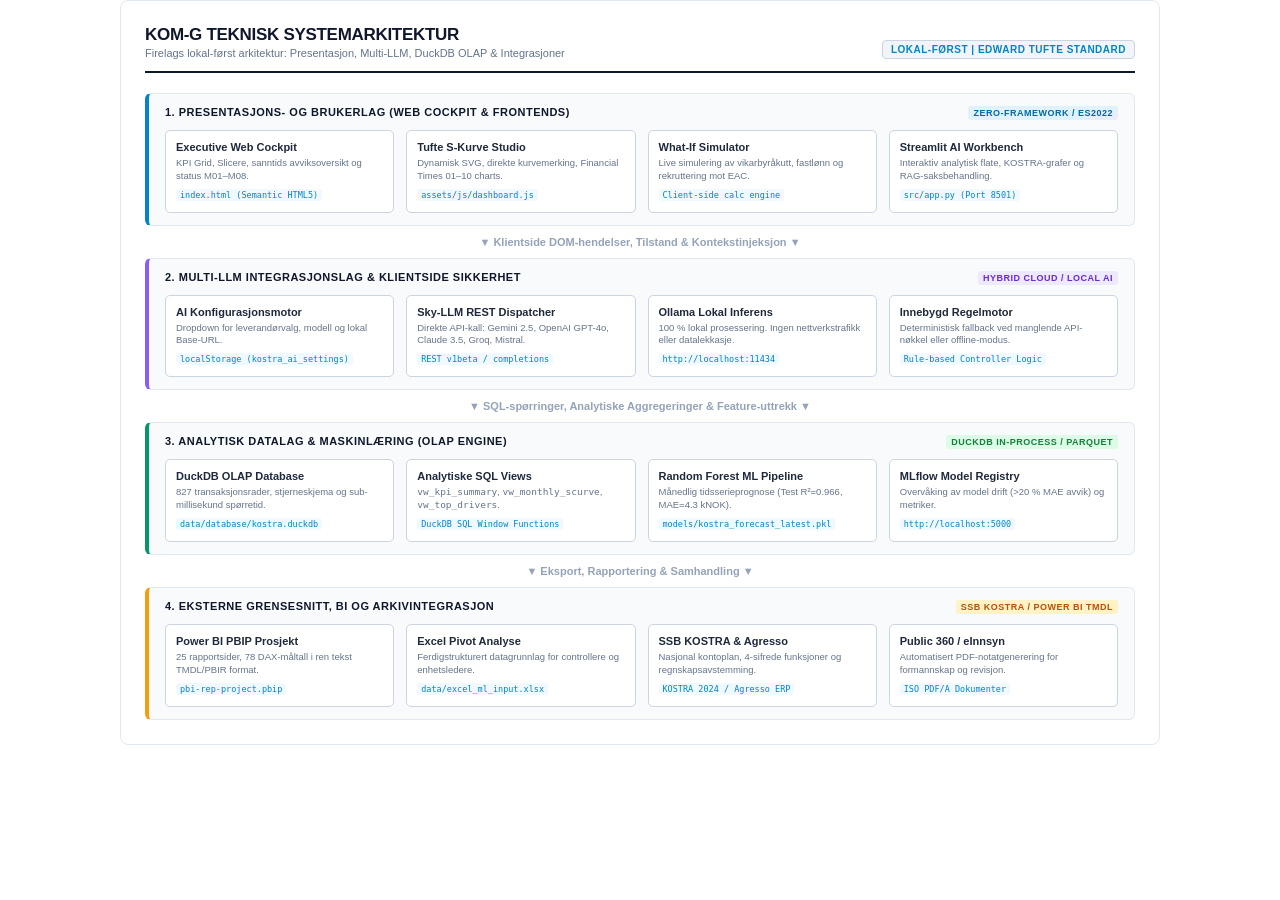
<file: docs/assets/diagrams/arch_system_overview.html>
<!DOCTYPE html>
<html>
<head>
<meta charset="utf-8">
<style>

* { box-sizing: border-box; margin: 0; padding: 0; }
body {
    font-family: -apple-system, BlinkMacSystemFont, "Segoe UI", Roboto, Helvetica, Arial, sans-serif;
    background: #ffffff;
    color: #1e293b;
    -webkit-font-smoothing: antialiased;
}
.diagram-container {
    width: 1040px;
    padding: 24px;
    background: #ffffff;
    border: 1px solid #e2e8f0;
    border-radius: 8px;
    margin: 0 auto;
}
.diag-header {
    border-bottom: 2px solid #0f172a;
    padding-bottom: 12px;
    margin-bottom: 20px;
    display: flex;
    justify-content: space-between;
    align-items: flex-end;
}
.diag-title {
    font-size: 17px;
    font-weight: 700;
    color: #0f172a;
    letter-spacing: -0.3px;
    text-transform: uppercase;
}
.diag-subtitle {
    font-size: 11px;
    color: #64748b;
    margin-top: 2px;
}
.diag-badge {
    background: #f1f5f9;
    border: 1px solid #cbd5e1;
    color: #0284c7;
    font-size: 10px;
    font-weight: 600;
    padding: 3px 8px;
    border-radius: 4px;
    text-transform: uppercase;
    letter-spacing: 0.5px;
}
.card {
    background: #ffffff;
    border: 1px solid #cbd5e1;
    border-radius: 6px;
    padding: 12px 14px;
}
.card-header {
    font-size: 11px;
    font-weight: 700;
    color: #0f172a;
    text-transform: uppercase;
    letter-spacing: 0.4px;
    margin-bottom: 8px;
    display: flex;
    align-items: center;
    gap: 6px;
}
.card-pill {
    font-size: 9px;
    font-weight: 700;
    padding: 2px 5px;
    border-radius: 3px;
    background: #e2e8f0;
    color: #334155;
}
.pill-blue { background: #e0f2fe; color: #0369a1; }
.pill-amber { background: #fef3c7; color: #b45309; }
.pill-green { background: #dcfce7; color: #15803d; }
.pill-slate { background: #f1f5f9; color: #475569; }

.layers-grid {
    display: flex;
    flex-direction: column;
    gap: 16px;
}
.layer-row {
    background: #f8fafc;
    border: 1px solid #e2e8f0;
    border-left: 4px solid #0284c7;
    border-radius: 6px;
    padding: 12px 16px;
}
.layer-row.layer-ai { border-left-color: #8b5cf6; }
.layer-row.layer-olap { border-left-color: #059669; }
.layer-row.layer-ext { border-left-color: #f59e0b; }
.layer-label {
    font-size: 11px;
    font-weight: 700;
    color: #0f172a;
    text-transform: uppercase;
    letter-spacing: 0.5px;
    margin-bottom: 10px;
    display: flex;
    justify-content: space-between;
}
.items-row {
    display: grid;
    grid-template-columns: repeat(4, 1fr);
    gap: 12px;
}
.item-box {
    background: #ffffff;
    border: 1px solid #cbd5e1;
    border-radius: 5px;
    padding: 10px;
}
.item-box h4 {
    font-size: 11px;
    font-weight: 700;
    color: #1e293b;
    margin-bottom: 4px;
}
.item-box p {
    font-size: 9.5px;
    color: #64748b;
    line-height: 1.35;
}
.item-box .tech-tag {
    font-size: 8.5px;
    font-family: monospace;
    color: #0284c7;
    margin-top: 6px;
    display: inline-block;
    background: #f0f9ff;
    padding: 1px 4px;
    border-radius: 3px;
}
.arrow-flow {
    text-align: center;
    font-size: 11px;
    color: #94a3b8;
    margin: -6px 0;
    font-weight: 700;
}
</style>
</head>
<body>
<div class="diagram-container">
    <div class="diag-header">
        <div>
            <div class="diag-title">KOM-G Teknisk Systemarkitektur</div>
            <div class="diag-subtitle">Firelags lokal-først arkitektur: Presentasjon, Multi-LLM, DuckDB OLAP & Integrasjoner</div>
        </div>
        <div class="diag-badge">Lokal-Først | Edward Tufte Standard</div>
    </div>

    <div class="layers-grid">
        <!-- Layer 1 -->
        <div class="layer-row">
            <div class="layer-label">
                <span>1. Presentasjons- og Brukerlag (Web Cockpit & Frontends)</span>
                <span class="card-pill pill-blue">Zero-Framework / ES2022</span>
            </div>
            <div class="items-row">
                <div class="item-box">
                    <h4>Executive Web Cockpit</h4>
                    <p>KPI Grid, Slicere, sanntids avviksoversikt og status M01–M08.</p>
                    <span class="tech-tag">index.html (Semantic HTML5)</span>
                </div>
                <div class="item-box">
                    <h4>Tufte S-Kurve Studio</h4>
                    <p>Dynamisk SVG, direkte kurvemerking, Financial Times 01–10 charts.</p>
                    <span class="tech-tag">assets/js/dashboard.js</span>
                </div>
                <div class="item-box">
                    <h4>What-If Simulator</h4>
                    <p>Live simulering av vikarbyråkutt, fastlønn og rekruttering mot EAC.</p>
                    <span class="tech-tag">Client-side calc engine</span>
                </div>
                <div class="item-box">
                    <h4>Streamlit AI Workbench</h4>
                    <p>Interaktiv analytisk flate, KOSTRA-grafer og RAG-saksbehandling.</p>
                    <span class="tech-tag">src/app.py (Port 8501)</span>
                </div>
            </div>
        </div>

        <div class="arrow-flow">▼ Klientside DOM-hendelser, Tilstand & Kontekstinjeksjon ▼</div>

        <!-- Layer 2 -->
        <div class="layer-row layer-ai">
            <div class="layer-label">
                <span>2. Multi-LLM Integrasjonslag & Klientside Sikkerhet</span>
                <span class="card-pill" style="background:#ede9fe; color:#6d28d9;">Hybrid Cloud / Local AI</span>
            </div>
            <div class="items-row">
                <div class="item-box">
                    <h4>AI Konfigurasjonsmotor</h4>
                    <p>Dropdown for leverandørvalg, modell og lokal Base-URL.</p>
                    <span class="tech-tag">localStorage (kostra_ai_settings)</span>
                </div>
                <div class="item-box">
                    <h4>Sky-LLM REST Dispatcher</h4>
                    <p>Direkte API-kall: Gemini 2.5, OpenAI GPT-4o, Claude 3.5, Groq, Mistral.</p>
                    <span class="tech-tag">REST v1beta / completions</span>
                </div>
                <div class="item-box">
                    <h4>Ollama Lokal Inferens</h4>
                    <p>100 % lokal prosessering. Ingen nettverkstrafikk eller datalekkasje.</p>
                    <span class="tech-tag">http://localhost:11434</span>
                </div>
                <div class="item-box">
                    <h4>Innebygd Regelmotor</h4>
                    <p>Deterministisk fallback ved manglende API-nøkkel eller offline-modus.</p>
                    <span class="tech-tag">Rule-based Controller Logic</span>
                </div>
            </div>
        </div>

        <div class="arrow-flow">▼ SQL-spørringer, Analytiske Aggregeringer & Feature-uttrekk ▼</div>

        <!-- Layer 3 -->
        <div class="layer-row layer-olap">
            <div class="layer-label">
                <span>3. Analytisk Datalag & Maskinlæring (OLAP Engine)</span>
                <span class="card-pill pill-green">DuckDB In-Process / Parquet</span>
            </div>
            <div class="items-row">
                <div class="item-box">
                    <h4>DuckDB OLAP Database</h4>
                    <p>827 transaksjonsrader, stjerneskjema og sub-millisekund spørretid.</p>
                    <span class="tech-tag">data/database/kostra.duckdb</span>
                </div>
                <div class="item-box">
                    <h4>Analytiske SQL Views</h4>
                    <p><code>vw_kpi_summary</code>, <code>vw_monthly_scurve</code>, <code>vw_top_drivers</code>.</p>
                    <span class="tech-tag">DuckDB SQL Window Functions</span>
                </div>
                <div class="item-box">
                    <h4>Random Forest ML Pipeline</h4>
                    <p>Månedlig tidsserieprognose (Test R²=0.966, MAE=4.3 kNOK).</p>
                    <span class="tech-tag">models/kostra_forecast_latest.pkl</span>
                </div>
                <div class="item-box">
                    <h4>MLflow Model Registry</h4>
                    <p>Overvåking av model drift (&gt;20 % MAE avvik) og metriker.</p>
                    <span class="tech-tag">http://localhost:5000</span>
                </div>
            </div>
        </div>

        <div class="arrow-flow">▼ Eksport, Rapportering & Samhandling ▼</div>

        <!-- Layer 4 -->
        <div class="layer-row layer-ext">
            <div class="layer-label">
                <span>4. Eksterne Grensesnitt, BI og Arkivintegrasjon</span>
                <span class="card-pill pill-amber">SSB KOSTRA / Power BI TMDL</span>
            </div>
            <div class="items-row">
                <div class="item-box">
                    <h4>Power BI PBIP Prosjekt</h4>
                    <p>25 rapportsider, 78 DAX-måltall i ren tekst TMDL/PBIR format.</p>
                    <span class="tech-tag">pbi-rep-project.pbip</span>
                </div>
                <div class="item-box">
                    <h4>Excel Pivot Analyse</h4>
                    <p>Ferdigstrukturert datagrunnlag for controllere og enhetsledere.</p>
                    <span class="tech-tag">data/excel_ml_input.xlsx</span>
                </div>
                <div class="item-box">
                    <h4>SSB KOSTRA & Agresso</h4>
                    <p>Nasjonal kontoplan, 4-sifrede funksjoner og regnskapsavstemming.</p>
                    <span class="tech-tag">KOSTRA 2024 / Agresso ERP</span>
                </div>
                <div class="item-box">
                    <h4>Public 360 / eInnsyn</h4>
                    <p>Automatisert PDF-notatgenerering for formannskap og revisjon.</p>
                    <span class="tech-tag">ISO PDF/A Dokumenter</span>
                </div>
            </div>
        </div>
    </div>
</div>
</body>
</html>
</file>
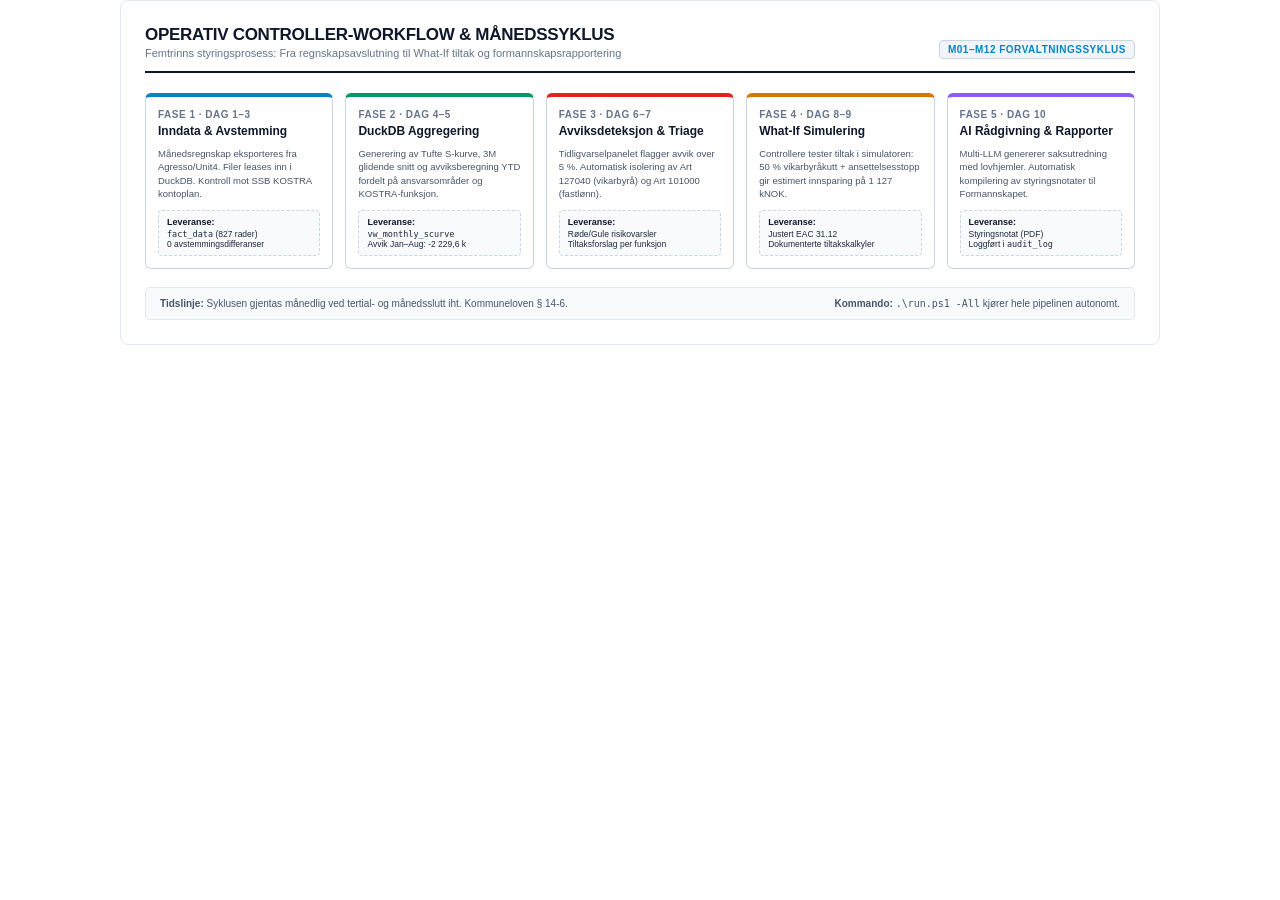
<file: docs/assets/diagrams/arch_workflow_controller.html>
<!DOCTYPE html>
<html>
<head>
<meta charset="utf-8">
<style>

* { box-sizing: border-box; margin: 0; padding: 0; }
body {
    font-family: -apple-system, BlinkMacSystemFont, "Segoe UI", Roboto, Helvetica, Arial, sans-serif;
    background: #ffffff;
    color: #1e293b;
    -webkit-font-smoothing: antialiased;
}
.diagram-container {
    width: 1040px;
    padding: 24px;
    background: #ffffff;
    border: 1px solid #e2e8f0;
    border-radius: 8px;
    margin: 0 auto;
}
.diag-header {
    border-bottom: 2px solid #0f172a;
    padding-bottom: 12px;
    margin-bottom: 20px;
    display: flex;
    justify-content: space-between;
    align-items: flex-end;
}
.diag-title {
    font-size: 17px;
    font-weight: 700;
    color: #0f172a;
    letter-spacing: -0.3px;
    text-transform: uppercase;
}
.diag-subtitle {
    font-size: 11px;
    color: #64748b;
    margin-top: 2px;
}
.diag-badge {
    background: #f1f5f9;
    border: 1px solid #cbd5e1;
    color: #0284c7;
    font-size: 10px;
    font-weight: 600;
    padding: 3px 8px;
    border-radius: 4px;
    text-transform: uppercase;
    letter-spacing: 0.5px;
}
.card {
    background: #ffffff;
    border: 1px solid #cbd5e1;
    border-radius: 6px;
    padding: 12px 14px;
}
.card-header {
    font-size: 11px;
    font-weight: 700;
    color: #0f172a;
    text-transform: uppercase;
    letter-spacing: 0.4px;
    margin-bottom: 8px;
    display: flex;
    align-items: center;
    gap: 6px;
}
.card-pill {
    font-size: 9px;
    font-weight: 700;
    padding: 2px 5px;
    border-radius: 3px;
    background: #e2e8f0;
    color: #334155;
}
.pill-blue { background: #e0f2fe; color: #0369a1; }
.pill-amber { background: #fef3c7; color: #b45309; }
.pill-green { background: #dcfce7; color: #15803d; }
.pill-slate { background: #f1f5f9; color: #475569; }

.workflow-row {
    display: grid;
    grid-template-columns: repeat(5, 1fr);
    gap: 12px;
    position: relative;
}
.step-card {
    background: #ffffff;
    border: 1px solid #cbd5e1;
    border-top: 4px solid #0f172a;
    border-radius: 6px;
    padding: 12px;
    display: flex;
    flex-direction: column;
    justify-content: space-between;
}
.step-card.step-1 { border-top-color: #0284c7; }
.step-card.step-2 { border-top-color: #059669; }
.step-card.step-3 { border-top-color: #dc2626; }
.step-card.step-4 { border-top-color: #d97706; }
.step-card.step-5 { border-top-color: #8b5cf6; }
.step-num {
    font-size: 10px;
    font-weight: 700;
    color: #64748b;
    text-transform: uppercase;
    letter-spacing: 0.5px;
    margin-bottom: 4px;
}
.step-title {
    font-size: 12px;
    font-weight: 700;
    color: #0f172a;
    margin-bottom: 8px;
    line-height: 1.25;
}
.step-desc {
    font-size: 9.5px;
    color: #475569;
    line-height: 1.4;
    margin-bottom: 10px;
}
.step-deliverable {
    background: #f8fafc;
    border: 1px dashed #cbd5e1;
    border-radius: 4px;
    padding: 6px 8px;
    font-size: 8.5px;
    color: #1e293b;
}
.step-deliverable strong {
    display: block;
    color: #0f172a;
    font-size: 9px;
    margin-bottom: 2px;
}
.footer-note {
    margin-top: 18px;
    padding: 10px 14px;
    background: #f8fafc;
    border: 1px solid #e2e8f0;
    border-radius: 5px;
    display: flex;
    justify-content: space-between;
    align-items: center;
    font-size: 10px;
    color: #475569;
}
</style>
</head>
<body>
<div class="diagram-container">
    <div class="diag-header">
        <div>
            <div class="diag-title">Operativ Controller-Workflow & Månedssyklus</div>
            <div class="diag-subtitle">Femtrinns styringsprosess: Fra regnskapsavslutning til What-If tiltak og formannskapsrapportering</div>
        </div>
        <div class="diag-badge">M01–M12 Forvaltningssyklus</div>
    </div>

    <div class="workflow-row">
        <!-- Step 1 -->
        <div class="step-card step-1">
            <div>
                <div class="step-num">Fase 1 · Dag 1–3</div>
                <div class="step-title">Inndata & Avstemming</div>
                <div class="step-desc">
                    Månedsregnskap eksporteres fra Agresso/Unit4. Filer leases inn i DuckDB. Kontroll mot SSB KOSTRA kontoplan.
                </div>
            </div>
            <div class="step-deliverable">
                <strong>Leveranse:</strong>
                <code>fact_data</code> (827 rader)<br>0 avstemmingsdifferanser
            </div>
        </div>

        <!-- Step 2 -->
        <div class="step-card step-2">
            <div>
                <div class="step-num">Fase 2 · Dag 4–5</div>
                <div class="step-title">DuckDB Aggregering</div>
                <div class="step-desc">
                    Generering av Tufte S-kurve, 3M glidende snitt og avviksberegning YTD fordelt på ansvarsområder og KOSTRA-funksjon.
                </div>
            </div>
            <div class="step-deliverable">
                <strong>Leveranse:</strong>
                <code>vw_monthly_scurve</code><br>Avvik Jan–Aug: -2 229,6 k
            </div>
        </div>

        <!-- Step 3 -->
        <div class="step-card step-3">
            <div>
                <div class="step-num">Fase 3 · Dag 6–7</div>
                <div class="step-title">Avviksdeteksjon & Triage</div>
                <div class="step-desc">
                    Tidligvarselpanelet flagger avvik over 5 %. Automatisk isolering av Art 127040 (vikarbyrå) og Art 101000 (fastlønn).
                </div>
            </div>
            <div class="step-deliverable">
                <strong>Leveranse:</strong>
                Røde/Gule risikovarsler<br>Tiltaksforslag per funksjon
            </div>
        </div>

        <!-- Step 4 -->
        <div class="step-card step-4">
            <div>
                <div class="step-num">Fase 4 · Dag 8–9</div>
                <div class="step-title">What-If Simulering</div>
                <div class="step-desc">
                    Controllere tester tiltak i simulatoren: 50 % vikarbyråkutt + ansettelsesstopp gir estimert innsparing på 1 127 kNOK.
                </div>
            </div>
            <div class="step-deliverable">
                <strong>Leveranse:</strong>
                Justert EAC 31.12<br>Dokumenterte tiltakskalkyler
            </div>
        </div>

        <!-- Step 5 -->
        <div class="step-card step-5">
            <div>
                <div class="step-num">Fase 5 · Dag 10</div>
                <div class="step-title">AI Rådgivning & Rapporter</div>
                <div class="step-desc">
                    Multi-LLM genererer saksutredning med lovhjemler. Automatisk kompilering av styringsnotater til Formannskapet.
                </div>
            </div>
            <div class="step-deliverable">
                <strong>Leveranse:</strong>
                Styringsnotat (PDF)<br>Loggført i <code>audit_log</code>
            </div>
        </div>
    </div>

    <div class="footer-note">
        <span><strong>Tidslinje:</strong> Syklusen gjentas månedlig ved tertial- og månedsslutt iht. Kommuneloven § 14-6.</span>
        <span><strong>Kommando:</strong> <code>.\run.ps1 -All</code> kjører hele pipelinen autonomt.</span>
    </div>
</div>
</body>
</html>
</file>
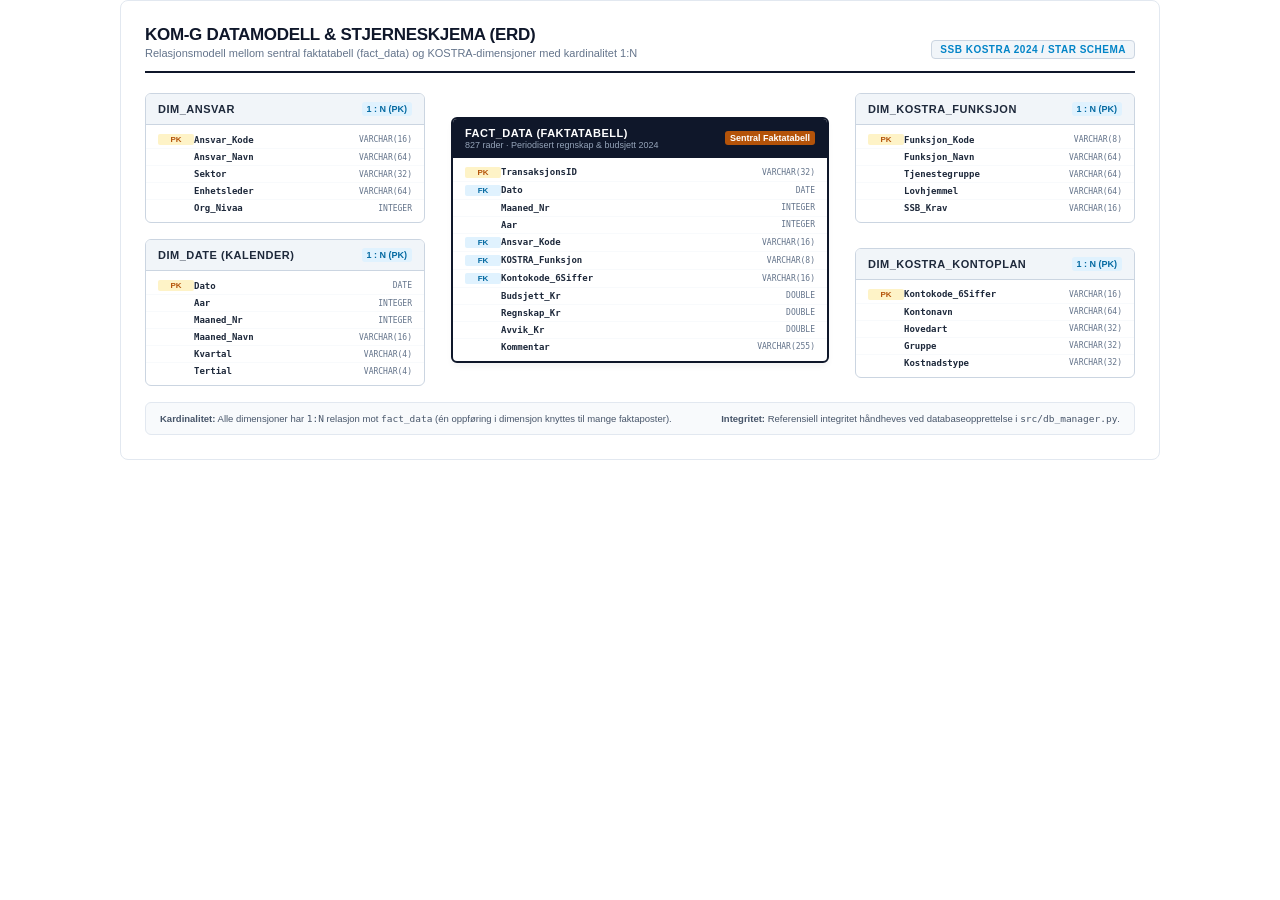
<file: docs/assets/diagrams/datamodel_erd_star_schema.html>
<!DOCTYPE html>
<html>
<head>
<meta charset="utf-8">
<style>

* { box-sizing: border-box; margin: 0; padding: 0; }
body {
    font-family: -apple-system, BlinkMacSystemFont, "Segoe UI", Roboto, Helvetica, Arial, sans-serif;
    background: #ffffff;
    color: #1e293b;
    -webkit-font-smoothing: antialiased;
}
.diagram-container {
    width: 1040px;
    padding: 24px;
    background: #ffffff;
    border: 1px solid #e2e8f0;
    border-radius: 8px;
    margin: 0 auto;
}
.diag-header {
    border-bottom: 2px solid #0f172a;
    padding-bottom: 12px;
    margin-bottom: 20px;
    display: flex;
    justify-content: space-between;
    align-items: flex-end;
}
.diag-title {
    font-size: 17px;
    font-weight: 700;
    color: #0f172a;
    letter-spacing: -0.3px;
    text-transform: uppercase;
}
.diag-subtitle {
    font-size: 11px;
    color: #64748b;
    margin-top: 2px;
}
.diag-badge {
    background: #f1f5f9;
    border: 1px solid #cbd5e1;
    color: #0284c7;
    font-size: 10px;
    font-weight: 600;
    padding: 3px 8px;
    border-radius: 4px;
    text-transform: uppercase;
    letter-spacing: 0.5px;
}
.card {
    background: #ffffff;
    border: 1px solid #cbd5e1;
    border-radius: 6px;
    padding: 12px 14px;
}
.card-header {
    font-size: 11px;
    font-weight: 700;
    color: #0f172a;
    text-transform: uppercase;
    letter-spacing: 0.4px;
    margin-bottom: 8px;
    display: flex;
    align-items: center;
    gap: 6px;
}
.card-pill {
    font-size: 9px;
    font-weight: 700;
    padding: 2px 5px;
    border-radius: 3px;
    background: #e2e8f0;
    color: #334155;
}
.pill-blue { background: #e0f2fe; color: #0369a1; }
.pill-amber { background: #fef3c7; color: #b45309; }
.pill-green { background: #dcfce7; color: #15803d; }
.pill-slate { background: #f1f5f9; color: #475569; }

.erd-grid {
    display: grid;
    grid-template-columns: 280px 1fr 280px;
    grid-template-rows: auto auto;
    gap: 16px;
    align-items: center;
}
.erd-entity {
    background: #ffffff;
    border: 1px solid #cbd5e1;
    border-radius: 6px;
    overflow: hidden;
}
.erd-entity.fact {
    border: 2px solid #0f172a;
    box-shadow: 0 4px 6px -1px rgba(0, 0, 0, 0.05);
}
.entity-header {
    background: #f1f5f9;
    padding: 8px 12px;
    border-bottom: 1px solid #cbd5e1;
    display: flex;
    justify-content: space-between;
    align-items: center;
}
.erd-entity.fact .entity-header {
    background: #0f172a;
    color: #ffffff;
    border-bottom: none;
}
.entity-title {
    font-size: 11px;
    font-weight: 700;
    text-transform: uppercase;
    letter-spacing: 0.5px;
}
.erd-entity.fact .entity-title { color: #ffffff; }
.entity-rows {
    padding: 6px 0;
}
.field-row {
    display: grid;
    grid-template-columns: 36px 1fr 90px;
    padding: 3px 12px;
    font-size: 9px;
    align-items: center;
    border-bottom: 1px solid #f8fafc;
}
.field-row:last-child { border-bottom: none; }
.key-badge {
    font-size: 8px;
    font-weight: 700;
    padding: 1px 4px;
    border-radius: 2px;
    text-align: center;
    display: inline-block;
}
.pk { background: #fef3c7; color: #b45309; }
.fk { background: #e0f2fe; color: #0369a1; }
.fn { font-family: monospace; font-weight: 600; color: #1e293b; }
.ft { font-family: monospace; color: #64748b; font-size: 8px; text-align: right; }

.center-col {
    grid-column: 2;
    grid-row: 1 / span 2;
    padding: 0 10px;
}
.rel-tag {
    display: inline-block;
    background: #f1f5f9;
    border: 1px solid #cbd5e1;
    font-size: 8.5px;
    font-weight: 600;
    color: #475569;
    padding: 2px 6px;
    border-radius: 3px;
    margin-bottom: 4px;
}
.erd-legend {
    margin-top: 16px;
    padding: 10px 14px;
    background: #f8fafc;
    border: 1px solid #e2e8f0;
    border-radius: 6px;
    display: flex;
    justify-content: space-between;
    font-size: 9.5px;
    color: #475569;
}
</style>
</head>
<body>
<div class="diagram-container">
    <div class="diag-header">
        <div>
            <div class="diag-title">KOM-G Datamodell & Stjerneskjema (ERD)</div>
            <div class="diag-subtitle">Relasjonsmodell mellom sentral faktatabell (fact_data) og KOSTRA-dimensjoner med kardinalitet 1:N</div>
        </div>
        <div class="diag-badge">SSB KOSTRA 2024 / Star Schema</div>
    </div>

    <div class="erd-grid">
        <!-- Left Top: dim_ansvar -->
        <div class="erd-entity">
            <div class="entity-header">
                <span class="entity-title">dim_ansvar</span>
                <span class="card-pill pill-blue">1 : N (PK)</span>
            </div>
            <div class="entity-rows">
                <div class="field-row"><span class="key-badge pk">PK</span><span class="fn">Ansvar_Kode</span><span class="ft">VARCHAR(16)</span></div>
                <div class="field-row"><span></span><span class="fn">Ansvar_Navn</span><span class="ft">VARCHAR(64)</span></div>
                <div class="field-row"><span></span><span class="fn">Sektor</span><span class="ft">VARCHAR(32)</span></div>
                <div class="field-row"><span></span><span class="fn">Enhetsleder</span><span class="ft">VARCHAR(64)</span></div>
                <div class="field-row"><span></span><span class="fn">Org_Nivaa</span><span class="ft">INTEGER</span></div>
            </div>
        </div>

        <!-- Center: fact_data -->
        <div class="center-col">
            <div class="erd-entity fact">
                <div class="entity-header">
                    <div>
                        <div class="entity-title">fact_data (Faktatabell)</div>
                        <div style="font-size: 9px; color: #94a3b8; margin-top: 1px;">827 rader · Periodisert regnskap & budsjett 2024</div>
                    </div>
                    <span class="card-pill pill-amber" style="background:#b45309; color:#fff;">Sentral Faktatabell</span>
                </div>
                <div class="entity-rows">
                    <div class="field-row"><span class="key-badge pk">PK</span><span class="fn">TransaksjonsID</span><span class="ft">VARCHAR(32)</span></div>
                    <div class="field-row"><span class="key-badge fk">FK</span><span class="fn">Dato</span><span class="ft">DATE</span></div>
                    <div class="field-row"><span></span><span class="fn">Maaned_Nr</span><span class="ft">INTEGER</span></div>
                    <div class="field-row"><span></span><span class="fn">Aar</span><span class="ft">INTEGER</span></div>
                    <div class="field-row"><span class="key-badge fk">FK</span><span class="fn">Ansvar_Kode</span><span class="ft">VARCHAR(16)</span></div>
                    <div class="field-row"><span class="key-badge fk">FK</span><span class="fn">KOSTRA_Funksjon</span><span class="ft">VARCHAR(8)</span></div>
                    <div class="field-row"><span class="key-badge fk">FK</span><span class="fn">Kontokode_6Siffer</span><span class="ft">VARCHAR(16)</span></div>
                    <div class="field-row"><span></span><span class="fn">Budsjett_Kr</span><span class="ft">DOUBLE</span></div>
                    <div class="field-row"><span></span><span class="fn">Regnskap_Kr</span><span class="ft">DOUBLE</span></div>
                    <div class="field-row"><span></span><span class="fn">Avvik_Kr</span><span class="ft">DOUBLE</span></div>
                    <div class="field-row"><span></span><span class="fn">Kommentar</span><span class="ft">VARCHAR(255)</span></div>
                </div>
            </div>
        </div>

        <!-- Right Top: dim_kostra_funksjon -->
        <div class="erd-entity">
            <div class="entity-header">
                <span class="entity-title">dim_kostra_funksjon</span>
                <span class="card-pill pill-blue">1 : N (PK)</span>
            </div>
            <div class="entity-rows">
                <div class="field-row"><span class="key-badge pk">PK</span><span class="fn">Funksjon_Kode</span><span class="ft">VARCHAR(8)</span></div>
                <div class="field-row"><span></span><span class="fn">Funksjon_Navn</span><span class="ft">VARCHAR(64)</span></div>
                <div class="field-row"><span></span><span class="fn">Tjenestegruppe</span><span class="ft">VARCHAR(64)</span></div>
                <div class="field-row"><span></span><span class="fn">Lovhjemmel</span><span class="ft">VARCHAR(64)</span></div>
                <div class="field-row"><span></span><span class="fn">SSB_Krav</span><span class="ft">VARCHAR(16)</span></div>
            </div>
        </div>

        <!-- Left Bottom: dim_date -->
        <div class="erd-entity">
            <div class="entity-header">
                <span class="entity-title">dim_date (Kalender)</span>
                <span class="card-pill pill-blue">1 : N (PK)</span>
            </div>
            <div class="entity-rows">
                <div class="field-row"><span class="key-badge pk">PK</span><span class="fn">Dato</span><span class="ft">DATE</span></div>
                <div class="field-row"><span></span><span class="fn">Aar</span><span class="ft">INTEGER</span></div>
                <div class="field-row"><span></span><span class="fn">Maaned_Nr</span><span class="ft">INTEGER</span></div>
                <div class="field-row"><span></span><span class="fn">Maaned_Navn</span><span class="ft">VARCHAR(16)</span></div>
                <div class="field-row"><span></span><span class="fn">Kvartal</span><span class="ft">VARCHAR(4)</span></div>
                <div class="field-row"><span></span><span class="fn">Tertial</span><span class="ft">VARCHAR(4)</span></div>
            </div>
        </div>

        <!-- Right Bottom: dim_kostra_kontoplan -->
        <div class="erd-entity">
            <div class="entity-header">
                <span class="entity-title">dim_kostra_kontoplan</span>
                <span class="card-pill pill-blue">1 : N (PK)</span>
            </div>
            <div class="entity-rows">
                <div class="field-row"><span class="key-badge pk">PK</span><span class="fn">Kontokode_6Siffer</span><span class="ft">VARCHAR(16)</span></div>
                <div class="field-row"><span></span><span class="fn">Kontonavn</span><span class="ft">VARCHAR(64)</span></div>
                <div class="field-row"><span></span><span class="fn">Hovedart</span><span class="ft">VARCHAR(32)</span></div>
                <div class="field-row"><span></span><span class="fn">Gruppe</span><span class="ft">VARCHAR(32)</span></div>
                <div class="field-row"><span></span><span class="fn">Kostnadstype</span><span class="ft">VARCHAR(32)</span></div>
            </div>
        </div>
    </div>

    <div class="erd-legend">
        <span><strong>Kardinalitet:</strong> Alle dimensjoner har <code>1:N</code> relasjon mot <code>fact_data</code> (én oppføring i dimensjon knyttes til mange faktaposter).</span>
        <span><strong>Integritet:</strong> Referensiell integritet håndheves ved databaseopprettelse i <code>src/db_manager.py</code>.</span>
    </div>
</div>
</body>
</html>
</file>
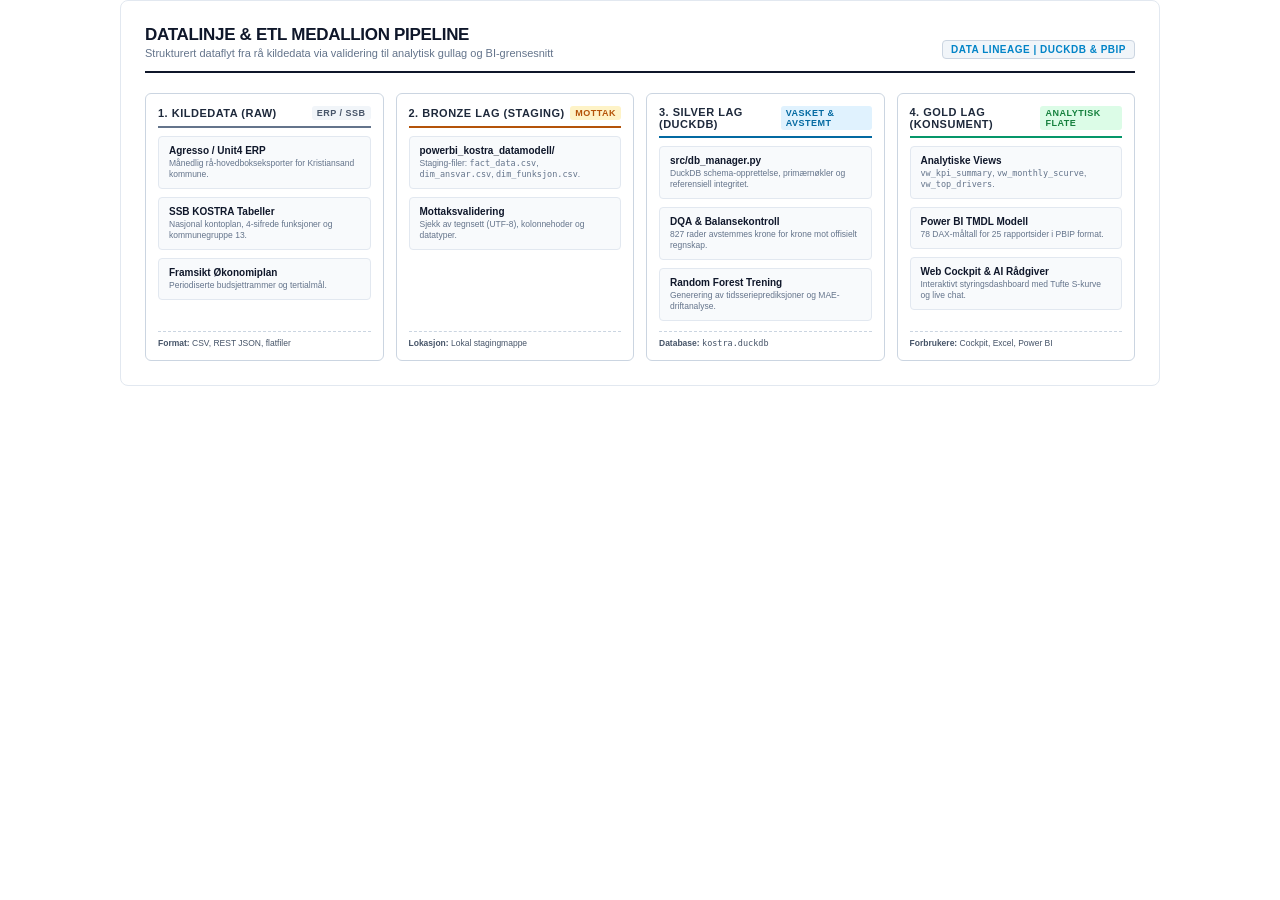
<file: docs/assets/diagrams/datamodel_lineage_pipeline.html>
<!DOCTYPE html>
<html>
<head>
<meta charset="utf-8">
<style>

* { box-sizing: border-box; margin: 0; padding: 0; }
body {
    font-family: -apple-system, BlinkMacSystemFont, "Segoe UI", Roboto, Helvetica, Arial, sans-serif;
    background: #ffffff;
    color: #1e293b;
    -webkit-font-smoothing: antialiased;
}
.diagram-container {
    width: 1040px;
    padding: 24px;
    background: #ffffff;
    border: 1px solid #e2e8f0;
    border-radius: 8px;
    margin: 0 auto;
}
.diag-header {
    border-bottom: 2px solid #0f172a;
    padding-bottom: 12px;
    margin-bottom: 20px;
    display: flex;
    justify-content: space-between;
    align-items: flex-end;
}
.diag-title {
    font-size: 17px;
    font-weight: 700;
    color: #0f172a;
    letter-spacing: -0.3px;
    text-transform: uppercase;
}
.diag-subtitle {
    font-size: 11px;
    color: #64748b;
    margin-top: 2px;
}
.diag-badge {
    background: #f1f5f9;
    border: 1px solid #cbd5e1;
    color: #0284c7;
    font-size: 10px;
    font-weight: 600;
    padding: 3px 8px;
    border-radius: 4px;
    text-transform: uppercase;
    letter-spacing: 0.5px;
}
.card {
    background: #ffffff;
    border: 1px solid #cbd5e1;
    border-radius: 6px;
    padding: 12px 14px;
}
.card-header {
    font-size: 11px;
    font-weight: 700;
    color: #0f172a;
    text-transform: uppercase;
    letter-spacing: 0.4px;
    margin-bottom: 8px;
    display: flex;
    align-items: center;
    gap: 6px;
}
.card-pill {
    font-size: 9px;
    font-weight: 700;
    padding: 2px 5px;
    border-radius: 3px;
    background: #e2e8f0;
    color: #334155;
}
.pill-blue { background: #e0f2fe; color: #0369a1; }
.pill-amber { background: #fef3c7; color: #b45309; }
.pill-green { background: #dcfce7; color: #15803d; }
.pill-slate { background: #f1f5f9; color: #475569; }

.lineage-grid {
    display: grid;
    grid-template-columns: repeat(4, 1fr);
    gap: 12px;
    align-items: stretch;
}
.pipeline-stage {
    background: #ffffff;
    border: 1px solid #cbd5e1;
    border-radius: 6px;
    padding: 12px;
    display: flex;
    flex-direction: column;
}
.stage-header {
    font-size: 11px;
    font-weight: 700;
    text-transform: uppercase;
    letter-spacing: 0.5px;
    padding-bottom: 6px;
    margin-bottom: 8px;
    border-bottom: 2px solid #0f172a;
    display: flex;
    justify-content: space-between;
    align-items: center;
}
.stage-1 .stage-header { border-bottom-color: #64748b; }
.stage-2 .stage-header { border-bottom-color: #b45309; }
.stage-3 .stage-header { border-bottom-color: #0369a1; }
.stage-4 .stage-header { border-bottom-color: #059669; }

.stage-items {
    display: flex;
    flex-direction: column;
    gap: 8px;
    flex: 1;
}
.stage-box {
    background: #f8fafc;
    border: 1px solid #e2e8f0;
    border-radius: 4px;
    padding: 8px 10px;
}
.stage-box h5 {
    font-size: 10px;
    font-weight: 700;
    color: #0f172a;
    margin-bottom: 2px;
}
.stage-box p {
    font-size: 8.5px;
    color: #64748b;
    line-height: 1.3;
}
.stage-meta {
    margin-top: 10px;
    font-size: 8.5px;
    color: #475569;
    border-top: 1px dashed #cbd5e1;
    padding-top: 6px;
}
</style>
</head>
<body>
<div class="diagram-container">
    <div class="diag-header">
        <div>
            <div class="diag-title">Datalinje & ETL Medallion Pipeline</div>
            <div class="diag-subtitle">Strukturert dataflyt fra rå kildedata via validering til analytisk gullag og BI-grensesnitt</div>
        </div>
        <div class="diag-badge">Data Lineage | DuckDB & PBIP</div>
    </div>

    <div class="lineage-grid">
        <!-- Stage 1 -->
        <div class="pipeline-stage stage-1">
            <div class="stage-header">
                <span>1. Kildedata (Raw)</span>
                <span class="card-pill pill-slate">ERP / SSB</span>
            </div>
            <div class="stage-items">
                <div class="stage-box">
                    <h5>Agresso / Unit4 ERP</h5>
                    <p>Månedlig rå-hovedbokseksporter for Kristiansand kommune.</p>
                </div>
                <div class="stage-box">
                    <h5>SSB KOSTRA Tabeller</h5>
                    <p>Nasjonal kontoplan, 4-sifrede funksjoner og kommunegruppe 13.</p>
                </div>
                <div class="stage-box">
                    <h5>Framsikt Økonomiplan</h5>
                    <p>Periodiserte budsjettrammer og tertialmål.</p>
                </div>
            </div>
            <div class="stage-meta">
                <strong>Format:</strong> CSV, REST JSON, flatfiler
            </div>
        </div>

        <!-- Stage 2 -->
        <div class="pipeline-stage stage-2">
            <div class="stage-header">
                <span>2. Bronze Lag (Staging)</span>
                <span class="card-pill pill-amber">Mottak</span>
            </div>
            <div class="stage-items">
                <div class="stage-box">
                    <h5>powerbi_kostra_datamodell/</h5>
                    <p>Staging-filer: <code>fact_data.csv</code>, <code>dim_ansvar.csv</code>, <code>dim_funksjon.csv</code>.</p>
                </div>
                <div class="stage-box">
                    <h5>Mottaksvalidering</h5>
                    <p>Sjekk av tegnsett (UTF-8), kolonnehoder og datatyper.</p>
                </div>
            </div>
            <div class="stage-meta">
                <strong>Lokasjon:</strong> Lokal stagingmappe
            </div>
        </div>

        <!-- Stage 3 -->
        <div class="pipeline-stage stage-3">
            <div class="stage-header">
                <span>3. Silver Lag (DuckDB)</span>
                <span class="card-pill pill-blue">Vasket & Avstemt</span>
            </div>
            <div class="stage-items">
                <div class="stage-box">
                    <h5>src/db_manager.py</h5>
                    <p>DuckDB schema-opprettelse, primærnøkler og referensiell integritet.</p>
                </div>
                <div class="stage-box">
                    <h5>DQA & Balansekontroll</h5>
                    <p>827 rader avstemmes krone for krone mot offisielt regnskap.</p>
                </div>
                <div class="stage-box">
                    <h5>Random Forest Trening</h5>
                    <p>Generering av tidsserieprediksjoner og MAE-driftanalyse.</p>
                </div>
            </div>
            <div class="stage-meta">
                <strong>Database:</strong> <code>kostra.duckdb</code>
            </div>
        </div>

        <!-- Stage 4 -->
        <div class="pipeline-stage stage-4">
            <div class="stage-header">
                <span>4. Gold Lag (Konsument)</span>
                <span class="card-pill pill-green">Analytisk Flate</span>
            </div>
            <div class="stage-items">
                <div class="stage-box">
                    <h5>Analytiske Views</h5>
                    <p><code>vw_kpi_summary</code>, <code>vw_monthly_scurve</code>, <code>vw_top_drivers</code>.</p>
                </div>
                <div class="stage-box">
                    <h5>Power BI TMDL Modell</h5>
                    <p>78 DAX-måltall for 25 rapportsider i PBIP format.</p>
                </div>
                <div class="stage-box">
                    <h5>Web Cockpit & AI Rådgiver</h5>
                    <p>Interaktivt styringsdashboard med Tufte S-kurve og live chat.</p>
                </div>
            </div>
            <div class="stage-meta">
                <strong>Forbrukere:</strong> Cockpit, Excel, Power BI
            </div>
        </div>
    </div>
</div>
</body>
</html>
</file>
<file: assets/css/dashboard.css>
/* ==========================================================================
   KOM-G: KomKostra Executive Cockpit & BI Portal
   Design System: Edward Tufte Data-Ink Ratio & Precision Financial UI
   ========================================================================== */

@import url('https://fonts.googleapis.com/css2?family=Inter:wght@300;400;500;600;700&family=JetBrains+Mono:wght@400;500;600&display=swap');

:root {
  color-scheme: dark light;
  
  /* Typography */
  --font-sans: 'Inter', -apple-system, BlinkMacSystemFont, 'Segoe UI', Roboto, Helvetica, Arial, sans-serif;
  --font-mono: 'JetBrains Mono', 'SF Mono', Consolas, 'Liberation Mono', Menlo, monospace;
  
  /* Color Tokens - Executive Dark (Default) */
  --bg-base: #090d16;
  --bg-surface: #111726;
  --bg-surface-elevated: #182238;
  --bg-surface-glass: rgba(17, 23, 38, 0.85);
  --border-subtle: #1e293b;
  --border-prominent: #334155;
  
  --text-primary: #f8fafc;
  --text-secondary: #94a3b8;
  --text-muted: #64748b;
  
  /* Tufte Financial Semantics: Muted Base with Precision Highlights */
  --variance-neg: #f43f5e;       /* Merforbruk / Underskudd */
  --variance-neg-bg: rgba(244, 63, 94, 0.12);
  --variance-neg-border: rgba(244, 63, 94, 0.3);
  
  --variance-pos: #10b981;       /* Mindreforbruk / Besparelse */
  --variance-pos-bg: rgba(16, 185, 129, 0.12);
  --variance-pos-border: rgba(16, 185, 129, 0.3);
  
  --accent-cyan: #38bdf8;
  --accent-blue: #3b82f6;
  --accent-amber: #f59e0b;
  --accent-purple: #a855f7;
  
  --radius-sm: 4px;
  --radius-md: 8px;
  --radius-lg: 12px;
  
  --transition-fast: 0.15s ease;
  --transition-normal: 0.25s ease;
}

[data-theme="light"] {
  --bg-base: #f8fafc;
  --bg-surface: #ffffff;
  --bg-surface-elevated: #f1f5f9;
  --bg-surface-glass: rgba(255, 255, 255, 0.9);
  --border-subtle: #e2e8f0;
  --border-prominent: #cbd5e1;
  
  --text-primary: #0f172a;
  --text-secondary: #475569;
  --text-muted: #64748b;
  
  --variance-neg: #dc2626;
  --variance-neg-bg: rgba(220, 38, 38, 0.08);
  --variance-neg-border: rgba(220, 38, 38, 0.25);
  
  --variance-pos: #059669;
  --variance-pos-bg: rgba(5, 150, 105, 0.08);
  --variance-pos-border: rgba(5, 150, 105, 0.25);
  
  --accent-cyan: #0284c7;
  --accent-blue: #2563eb;
  --accent-amber: #d97706;
}

/* CSS Reset & Global Layout */
*, *::before, *::after {
  box-sizing: border-box;
  margin: 0;
  padding: 0;
}

body {
  font-family: var(--font-sans);
  background-color: var(--bg-base);
  color: var(--text-primary);
  line-height: 1.5;
  -webkit-font-smoothing: antialiased;
  min-height: 100vh;
  display: flex;
  flex-direction: column;
}

/* Top Navigation Bar */
.top-nav {
  position: sticky;
  top: 0;
  z-index: 100;
  background-color: var(--bg-surface-glass);
  backdrop-filter: blur(12px);
  -webkit-backdrop-filter: blur(12px);
  border-bottom: 1px solid var(--border-subtle);
  padding: 0.75rem 2rem;
  display: flex;
  justify-content: space-between;
  align-items: center;
}

.brand-section {
  display: flex;
  align-items: center;
  gap: 1rem;
}

.brand-logo-badge {
  font-family: var(--font-mono);
  font-size: 0.85rem;
  font-weight: 700;
  letter-spacing: 0.05em;
  padding: 0.25rem 0.6rem;
  background: linear-gradient(135deg, #1e3a8a, #0284c7);
  color: #ffffff;
  border-radius: var(--radius-sm);
  display: inline-flex;
  align-items: center;
  gap: 0.35rem;
}

.brand-title-wrap h1 {
  font-size: 1.15rem;
  font-weight: 600;
  letter-spacing: -0.01em;
  color: var(--text-primary);
  margin: 0;
  display: flex;
  align-items: center;
  gap: 0.5rem;
}

.brand-subtitle {
  font-size: 0.78rem;
  color: var(--text-muted);
}

.nav-actions {
  display: flex;
  align-items: center;
  gap: 0.75rem;
}

.status-indicator {
  display: flex;
  align-items: center;
  gap: 0.45rem;
  padding: 0.35rem 0.75rem;
  border-radius: 9999px;
  font-size: 0.78rem;
  font-family: var(--font-mono);
  background-color: var(--variance-neg-bg);
  color: var(--variance-neg);
  border: 1px solid var(--variance-neg-border);
}

.status-indicator.pos {
  background-color: var(--variance-pos-bg);
  color: var(--variance-pos);
  border-color: var(--variance-pos-border);
}

.pulse-dot {
  width: 7px;
  height: 7px;
  border-radius: 50%;
  background-color: currentColor;
  box-shadow: 0 0 8px currentColor;
  animation: pulse-glow 2s infinite ease-in-out;
}

@keyframes pulse-glow {
  0%, 100% { opacity: 1; transform: scale(1); }
  50% { opacity: 0.4; transform: scale(0.85); }
}

.btn {
  font-family: var(--font-sans);
  font-size: 0.82rem;
  font-weight: 500;
  padding: 0.45rem 0.9rem;
  border-radius: var(--radius-sm);
  border: 1px solid var(--border-subtle);
  background: var(--bg-surface);
  color: var(--text-primary);
  cursor: pointer;
  display: inline-flex;
  align-items: center;
  gap: 0.45rem;
  transition: all var(--transition-fast);
  text-decoration: none;
}

.btn:hover {
  background: var(--bg-surface-elevated);
  border-color: var(--border-prominent);
}

.btn-primary {
  background: #0284c7;
  color: #ffffff;
  border-color: #0369a1;
}

.btn-primary:hover {
  background: #0369a1;
}

.btn-icon {
  padding: 0.45rem;
  border-radius: var(--radius-sm);
  background: var(--bg-surface);
  border: 1px solid var(--border-subtle);
  color: var(--text-secondary);
  cursor: pointer;
  display: inline-flex;
  align-items: center;
  justify-content: center;
}

.btn-icon:hover {
  color: var(--text-primary);
  border-color: var(--border-prominent);
}

/* Power BI Slicer Ribbon & Dynamic Filter Controls */
.slicer-panel {
  background: var(--bg-surface);
  border: 1px solid var(--border-subtle);
  border-radius: var(--radius-md);
  padding: 1rem 1.25rem;
  display: flex;
  flex-direction: column;
  gap: 0.85rem;
  margin-bottom: 0.5rem;
  box-shadow: 0 2px 8px rgba(0, 0, 0, 0.1);
}

.slicer-header-row {
  display: flex;
  justify-content: space-between;
  align-items: center;
  border-bottom: 1px solid var(--border-subtle);
  padding-bottom: 0.5rem;
}

.slicer-title {
  font-size: 0.82rem;
  font-weight: 600;
  text-transform: uppercase;
  letter-spacing: 0.05em;
  color: var(--text-secondary);
  display: flex;
  align-items: center;
  gap: 0.45rem;
}

.slicer-grid {
  display: grid;
  grid-template-columns: repeat(auto-fit, minmax(200px, 1fr));
  gap: 1rem;
  align-items: flex-end;
}

.slicer-control {
  display: flex;
  flex-direction: column;
  gap: 0.35rem;
}

.slicer-label {
  font-size: 0.74rem;
  font-weight: 500;
  color: var(--text-muted);
  display: flex;
  justify-content: space-between;
}

.slicer-select {
  font-family: var(--font-sans);
  font-size: 0.82rem;
  padding: 0.5rem 0.75rem;
  background-color: var(--bg-surface-elevated);
  border: 1px solid var(--border-prominent);
  border-radius: var(--radius-sm);
  color: var(--text-primary);
  cursor: pointer;
  outline: none;
  transition: border-color var(--transition-fast), box-shadow var(--transition-fast);
}

.slicer-select:focus {
  border-color: var(--accent-cyan);
  box-shadow: 0 0 0 2px rgba(56, 189, 248, 0.2);
}

.filter-context-bar {
  display: flex;
  align-items: center;
  justify-content: space-between;
  gap: 0.5rem;
  padding-top: 0.5rem;
  border-top: 1px dashed var(--border-subtle);
  font-size: 0.75rem;
  color: var(--text-muted);
  flex-wrap: wrap;
}

.active-filters-list {
  display: flex;
  align-items: center;
  gap: 0.4rem;
  flex-wrap: wrap;
}

.filter-chip {
  display: inline-flex;
  align-items: center;
  gap: 0.35rem;
  padding: 0.2rem 0.55rem;
  background: var(--bg-surface-elevated);
  border: 1px solid var(--border-prominent);
  border-radius: 9999px;
  font-size: 0.72rem;
  font-family: var(--font-mono);
  color: var(--text-secondary);
}

.filter-chip strong {
  color: var(--accent-cyan);
}

.filter-chip-remove {
  cursor: pointer;
  font-weight: 700;
  margin-left: 0.2rem;
  opacity: 0.6;
}

.filter-chip-remove:hover {
  opacity: 1;
  color: var(--variance-neg);
}

/* Main Container */
.main-content {
  flex: 1;
  max-width: 1440px;
  width: 100%;
  margin: 0 auto;
  padding: 1.5rem 2rem 3rem;
  display: flex;
  flex-direction: column;
  gap: 1.75rem;
}

/* Executive KPI Grid */
.kpi-grid {
  display: grid;
  grid-template-columns: repeat(auto-fit, minmax(240px, 1fr));
  gap: 1rem;
}

.kpi-card {
  background: var(--bg-surface);
  border: 1px solid var(--border-subtle);
  border-radius: var(--radius-md);
  padding: 1.1rem 1.25rem;
  display: flex;
  flex-direction: column;
  justify-content: space-between;
  position: relative;
  transition: border-color var(--transition-fast);
}

.kpi-card:hover {
  border-color: var(--border-prominent);
}

.kpi-header {
  display: flex;
  justify-content: space-between;
  align-items: flex-start;
  margin-bottom: 0.5rem;
}

.kpi-title {
  font-size: 0.78rem;
  font-weight: 500;
  text-transform: uppercase;
  letter-spacing: 0.05em;
  color: var(--text-secondary);
}

.kpi-tag {
  font-size: 0.7rem;
  font-family: var(--font-mono);
  padding: 0.15rem 0.4rem;
  border-radius: var(--radius-sm);
  background: var(--bg-surface-elevated);
  color: var(--text-muted);
}

.kpi-value-row {
  display: flex;
  align-items: baseline;
  gap: 0.4rem;
  margin: 0.2rem 0;
}

.kpi-value {
  font-family: var(--font-mono);
  font-size: 1.65rem;
  font-weight: 600;
  color: var(--text-primary);
  letter-spacing: -0.02em;
}

.kpi-unit {
  font-size: 0.8rem;
  color: var(--text-muted);
  font-family: var(--font-mono);
}

.kpi-subtext {
  font-size: 0.78rem;
  display: flex;
  justify-content: space-between;
  align-items: center;
  color: var(--text-secondary);
  border-top: 1px solid var(--border-subtle);
  padding-top: 0.6rem;
  margin-top: 0.4rem;
}

.variance-pill {
  font-family: var(--font-mono);
  font-size: 0.75rem;
  font-weight: 600;
  padding: 0.15rem 0.45rem;
  border-radius: var(--radius-sm);
}

.variance-pill.neg {
  color: var(--variance-neg);
  background: var(--variance-neg-bg);
}

.variance-pill.pos {
  color: var(--variance-pos);
  background: var(--variance-pos-bg);
}

.variance-pill.neutral {
  color: var(--accent-cyan);
  background: rgba(56, 189, 248, 0.12);
}

.kpi-sparkline-wrap {
  width: 100%;
  height: 36px;
  margin: 0.25rem 0 0.1rem;
  display: flex;
  align-items: center;
}

.kpi-sparkline-svg {
  width: 100%;
  height: 36px;
  overflow: visible;
  display: block;
}

.tufte-table tbody tr.clickable-row {
  cursor: pointer;
  transition: background-color var(--transition-fast);
}

.tufte-table tbody tr.clickable-row:hover td {
  background-color: rgba(56, 189, 248, 0.08);
}

.tufte-table tbody tr.active-filter-row td {
  background-color: rgba(56, 189, 248, 0.14);
}

.tufte-table tfoot td {
  border-top: 2px solid var(--border-prominent);
  border-bottom: none;
  font-weight: 600;
  background-color: var(--bg-surface-elevated);
  font-size: 0.8rem;
}

.warning-card.pos {
  border-color: var(--variance-pos-border);
  background: linear-gradient(180deg, var(--variance-pos-bg) 0%, var(--bg-surface-elevated) 100%);
}

.warning-badge.pos {
  background: var(--variance-pos);
  color: #ffffff;
}

.card-live-metric {
  font-family: var(--font-mono);
  font-size: 0.7rem;
  color: var(--accent-cyan);
  background: rgba(56, 189, 248, 0.08);
  padding: 0.2rem 0.45rem;
  border-radius: var(--radius-sm);
  display: flex;
  justify-content: space-between;
  align-items: center;
}

/* Two Column Financial Section */
.content-grid-2col {
  display: grid;
  grid-template-columns: 2fr 1fr;
  gap: 1.25rem;
}

@media (max-width: 1024px) {
  .content-grid-2col {
    grid-template-columns: 1fr;
  }
}

.panel {
  background: var(--bg-surface);
  border: 1px solid var(--border-subtle);
  border-radius: var(--radius-md);
  padding: 1.25rem;
  display: flex;
  flex-direction: column;
}

.panel-header {
  display: flex;
  justify-content: space-between;
  align-items: center;
  margin-bottom: 1.1rem;
  padding-bottom: 0.75rem;
  border-bottom: 1px solid var(--border-subtle);
}

.panel-title-wrap h2 {
  font-size: 0.95rem;
  font-weight: 600;
  color: var(--text-primary);
  display: flex;
  align-items: center;
  gap: 0.5rem;
}

.panel-subtitle {
  font-size: 0.75rem;
  color: var(--text-muted);
  margin-top: 0.1rem;
}

.panel-toolbar {
  display: flex;
  gap: 0.35rem;
  flex-wrap: wrap;
  align-items: center;
}

.btn-pill {
  font-size: 0.72rem;
  font-family: var(--font-mono);
  padding: 0.25rem 0.55rem;
  border-radius: 9999px;
  background: var(--bg-surface-elevated);
  border: 1px solid var(--border-subtle);
  color: var(--text-secondary);
  cursor: pointer;
  transition: all var(--transition-fast);
  white-space: nowrap;
}

.btn-pill.active {
  background: var(--accent-blue);
  color: #ffffff;
  border-color: var(--accent-blue);
  font-weight: 600;
}

.btn-pill:hover:not(.active) {
  border-color: var(--accent-cyan);
  color: var(--accent-cyan);
}

/* SVG Chart Container */
.chart-container {
  width: 100%;
  position: relative;
  min-height: 310px;
}

.tufte-svg {
  width: 100%;
  height: 310px;
  overflow: visible;
  display: block;
}

.chart-legend-direct {
  display: flex;
  justify-content: flex-end;
  gap: 1.25rem;
  margin-top: 0.75rem;
  font-size: 0.74rem;
  font-family: var(--font-mono);
  color: var(--text-secondary);
  flex-wrap: wrap;
}

.card-open-visual-btn {
  font-size: 0.7rem;
  font-family: var(--font-mono);
  color: var(--accent-cyan);
  background: rgba(56, 189, 248, 0.08);
  border: 1px solid rgba(56, 189, 248, 0.2);
  border-radius: var(--radius-sm);
  padding: 0.2rem 0.5rem;
  cursor: pointer;
  display: inline-flex;
  align-items: center;
  gap: 0.3rem;
  transition: all var(--transition-fast);
  margin-top: 0.3rem;
  text-decoration: none;
  align-self: flex-start;
}

.card-open-visual-btn:hover {
  background: var(--accent-cyan);
  color: #0f172a;
}

.legend-item {
  display: flex;
  align-items: center;
  gap: 0.4rem;
}

.legend-line {
  width: 16px;
  height: 3px;
  border-radius: 2px;
}

/* Interactive What-If Simulator */
.simulator-controls {
  display: flex;
  flex-direction: column;
  gap: 1rem;
  margin-bottom: 1.25rem;
}

.slider-group {
  display: flex;
  flex-direction: column;
  gap: 0.35rem;
}

.slider-label-row {
  display: flex;
  justify-content: space-between;
  font-size: 0.8rem;
  color: var(--text-secondary);
}

.slider-value-badge {
  font-family: var(--font-mono);
  font-weight: 600;
  color: var(--accent-cyan);
}

.custom-slider {
  width: 100%;
  accent-color: #0284c7;
  cursor: pointer;
  height: 6px;
  border-radius: 3px;
  background: var(--border-subtle);
}

.simulator-result-box {
  background: var(--bg-surface-elevated);
  border: 1px solid var(--border-subtle);
  border-radius: var(--radius-sm);
  padding: 1rem;
  display: flex;
  flex-direction: column;
  gap: 0.6rem;
}

.sim-row {
  display: flex;
  justify-content: space-between;
  align-items: center;
  font-size: 0.8rem;
}

.sim-row .label {
  color: var(--text-secondary);
}

.sim-row .val {
  font-family: var(--font-mono);
  font-weight: 600;
}

.sim-divider {
  border-bottom: 1px dashed var(--border-prominent);
  margin: 0.2rem 0;
}

/* Tufte Data Tables (Zero Vertical Lines) */
.tufte-table-wrap {
  width: 100%;
  overflow-x: auto;
}

.tufte-table {
  width: 100%;
  border-collapse: collapse;
  font-size: 0.82rem;
}

.tufte-table th,
.tufte-table td {
  padding: 0.65rem 0.9rem;
  text-align: left;
  border-top: none;
  border-left: none;
  border-right: none;
}

.tufte-table th {
  border-bottom: 2px solid var(--border-prominent);
  font-weight: 600;
  text-transform: uppercase;
  font-size: 0.72rem;
  letter-spacing: 0.05em;
  color: var(--text-secondary);
}

.tufte-table td {
  border-bottom: 1px solid var(--border-subtle);
  color: var(--text-primary);
}

.tufte-table tr:hover td {
  background-color: rgba(56, 189, 248, 0.03);
}

.tufte-table th.num,
.tufte-table td.num {
  text-align: right;
  font-family: var(--font-mono);
  font-variant-numeric: tabular-nums;
}

.tufte-table td.code {
  font-family: var(--font-mono);
  color: var(--text-muted);
  font-size: 0.78rem;
}

/* Variance Bar in Table */
.variance-bar-cell {
  display: flex;
  align-items: center;
  justify-content: flex-end;
  gap: 0.5rem;
}

.mini-bar {
  height: 6px;
  border-radius: 2px;
  background-color: var(--variance-neg);
  opacity: 0.85;
}

/* 25-Siders Rapportkatalog Tabs & Grid */
.catalog-section {
  display: flex;
  flex-direction: column;
  gap: 1rem;
}

.catalog-tabs {
  display: flex;
  gap: 0.5rem;
  border-bottom: 1px solid var(--border-subtle);
  padding-bottom: 0.5rem;
  overflow-x: auto;
}

.tab-btn {
  background: transparent;
  border: none;
  color: var(--text-secondary);
  font-family: var(--font-sans);
  font-size: 0.82rem;
  font-weight: 500;
  padding: 0.4rem 0.85rem;
  border-radius: var(--radius-sm);
  cursor: pointer;
  transition: all var(--transition-fast);
  white-space: nowrap;
}

.tab-btn:hover {
  color: var(--text-primary);
  background: var(--bg-surface-elevated);
}

.tab-btn.active {
  color: #ffffff;
  background: #0284c7;
}

.catalog-grid {
  display: grid;
  grid-template-columns: repeat(auto-fill, minmax(280px, 1fr));
  gap: 0.9rem;
}

.report-page-card {
  background: var(--bg-surface);
  border: 1px solid var(--border-subtle);
  border-radius: var(--radius-md);
  padding: 1rem;
  display: flex;
  flex-direction: column;
  justify-content: space-between;
  gap: 0.6rem;
  transition: transform var(--transition-fast), border-color var(--transition-fast);
}

.report-page-card:hover {
  border-color: var(--accent-cyan);
  transform: translateY(-2px);
}

.card-top {
  display: flex;
  justify-content: space-between;
  align-items: center;
}

.page-num-pill {
  font-family: var(--font-mono);
  font-size: 0.7rem;
  font-weight: 600;
  padding: 0.15rem 0.45rem;
  border-radius: var(--radius-sm);
  background: var(--bg-surface-elevated);
  color: var(--accent-cyan);
}

.page-category-tag {
  font-size: 0.68rem;
  text-transform: uppercase;
  color: var(--text-muted);
}

.card-title {
  font-size: 0.86rem;
  font-weight: 600;
  color: var(--text-primary);
}

.card-desc {
  font-size: 0.76rem;
  color: var(--text-secondary);
  line-height: 1.4;
}

.card-visual-type {
  font-size: 0.72rem;
  font-family: var(--font-mono);
  color: var(--text-muted);
  border-top: 1px solid var(--border-subtle);
  padding-top: 0.4rem;
  margin-top: 0.2rem;
  display: flex;
  align-items: center;
  gap: 0.35rem;
}

/* Architecture & CLI Drawer / Box */
.cli-box {
  background: #050811;
  border: 1px solid var(--border-subtle);
  border-radius: var(--radius-md);
  padding: 1.25rem;
  font-family: var(--font-mono);
  font-size: 0.8rem;
}

.cli-grid {
  display: grid;
  grid-template-columns: repeat(auto-fit, minmax(300px, 1fr));
  gap: 1rem;
  margin-top: 0.75rem;
}

.cli-item {
  background: #0c1222;
  border: 1px solid #1e293b;
  border-radius: var(--radius-sm);
  padding: 0.75rem 1rem;
  display: flex;
  justify-content: space-between;
  align-items: center;
}

.cli-cmd {
  color: #38bdf8;
  font-weight: 600;
}

.cli-desc {
  color: var(--text-muted);
  font-size: 0.74rem;
  margin-top: 0.15rem;
}

.btn-copy {
  background: transparent;
  border: none;
  color: var(--text-muted);
  cursor: pointer;
  padding: 0.2rem;
  transition: color var(--transition-fast);
}

.btn-copy:hover {
  color: var(--text-primary);
}

/* Footer */
.footer {
  margin-top: auto;
  border-top: 1px solid var(--border-subtle);
  background-color: var(--bg-surface);
  padding: 1.25rem 2rem;
  display: flex;
  justify-content: space-between;
  align-items: center;
  font-size: 0.78rem;
  color: var(--text-muted);
}

.footer-links {
  display: flex;
  gap: 1.25rem;
}

.footer-link {
  color: var(--text-secondary);
  text-decoration: none;
}

.footer-link:hover {
  color: var(--text-primary);
  text-decoration: underline;
}

/* ==========================================================================
   Early Warnings & Risk Alerts
   ========================================================================== */
.warning-panel {
  border-left: 3px solid var(--variance-neg);
}

.warnings-grid {
  display: grid;
  grid-template-columns: repeat(auto-fit, minmax(300px, 1fr));
  gap: 1rem;
}

.warning-card {
  background: var(--bg-surface-elevated);
  border: 1px solid var(--border-subtle);
  border-radius: var(--radius-sm);
  padding: 1.1rem;
  display: flex;
  flex-direction: column;
  gap: 0.5rem;
  position: relative;
  transition: border-color var(--transition-fast);
}

.warning-card.crit {
  border-color: var(--variance-neg-border);
  background: linear-gradient(180deg, var(--variance-neg-bg) 0%, var(--bg-surface-elevated) 100%);
}

.warning-card.warn {
  border-color: rgba(245, 158, 11, 0.3);
  background: linear-gradient(180deg, rgba(245, 158, 11, 0.08) 0%, var(--bg-surface-elevated) 100%);
}

.warning-header {
  display: flex;
  justify-content: space-between;
  align-items: center;
}

.warning-badge {
  font-family: var(--font-mono);
  font-size: 0.68rem;
  font-weight: 700;
  letter-spacing: 0.05em;
  padding: 0.15rem 0.45rem;
  border-radius: var(--radius-sm);
}

.warning-badge.crit {
  background: var(--variance-neg);
  color: #ffffff;
}

.warning-badge.warn {
  background: #f59e0b;
  color: #000000;
}

.warning-code {
  font-family: var(--font-mono);
  font-size: 0.72rem;
  color: var(--text-muted);
}

.warning-title {
  font-size: 0.88rem;
  font-weight: 600;
  color: var(--text-primary);
  line-height: 1.3;
}

.warning-text {
  font-size: 0.78rem;
  color: var(--text-secondary);
  line-height: 1.45;
}

.warning-action {
  font-size: 0.75rem;
  color: var(--text-primary);
  background: rgba(0, 0, 0, 0.2);
  border-left: 2px solid var(--accent-cyan);
  padding: 0.4rem 0.6rem;
  border-radius: 2px;
  margin-top: 0.2rem;
}

/* ==========================================================================
   Frequently Asked Questions (FAQ Accordion)
   ========================================================================== */
.faq-list {
  display: flex;
  flex-direction: column;
  gap: 0.5rem;
}

.faq-item {
  border: 1px solid var(--border-subtle);
  border-radius: var(--radius-sm);
  background: var(--bg-surface-elevated);
  overflow: hidden;
  transition: border-color var(--transition-fast);
}

.faq-item:hover {
  border-color: var(--border-prominent);
}

.faq-question {
  width: 100%;
  padding: 0.85rem 1.1rem;
  background: transparent;
  border: none;
  color: var(--text-primary);
  font-family: var(--font-sans);
  font-size: 0.84rem;
  font-weight: 600;
  text-align: left;
  cursor: pointer;
  display: flex;
  justify-content: space-between;
  align-items: center;
  gap: 1rem;
}

.faq-chevron {
  font-family: var(--font-mono);
  font-size: 1rem;
  color: var(--accent-cyan);
  transition: transform var(--transition-fast);
}

.faq-item.open .faq-chevron {
  transform: rotate(45deg);
}

.faq-answer {
  display: none;
  padding: 0 1.1rem 1rem 1.1rem;
  font-size: 0.79rem;
  color: var(--text-secondary);
  line-height: 1.55;
  border-top: 1px dashed var(--border-subtle);
  margin-top: -0.2rem;
  padding-top: 0.6rem;
}

.faq-item.open .faq-answer {
  display: block;
}

.faq-answer ul {
  margin: 0.5rem 0 0 1.25rem;
}

.faq-answer li {
  margin-bottom: 0.35rem;
}

/* ==========================================================================
   Floating AI Controller Chatbot Widget
   ========================================================================== */
.chatbot-container {
  position: fixed;
  bottom: 1.5rem;
  right: 1.5rem;
  z-index: 1000;
  display: flex;
  flex-direction: column;
  align-items: flex-end;
}

.chatbot-toggle {
  background: linear-gradient(135deg, #0284c7, #1e3a8a);
  color: #ffffff;
  border: 1px solid rgba(255, 255, 255, 0.2);
  border-radius: 9999px;
  padding: 0.65rem 1.15rem;
  font-family: var(--font-sans);
  font-size: 0.84rem;
  font-weight: 600;
  cursor: pointer;
  display: flex;
  align-items: center;
  gap: 0.5rem;
  box-shadow: 0 4px 16px rgba(2, 132, 199, 0.35);
  transition: all var(--transition-fast);
}

.chatbot-toggle:hover {
  transform: scale(1.03);
  box-shadow: 0 6px 20px rgba(2, 132, 199, 0.5);
}

.chatbot-window {
  position: fixed;
  bottom: 5rem;
  right: 1.5rem;
  width: 380px;
  max-width: calc(100vw - 3rem);
  height: 520px;
  max-height: calc(100vh - 7rem);
  background: var(--bg-surface-glass);
  backdrop-filter: blur(16px);
  -webkit-backdrop-filter: blur(16px);
  border: 1px solid var(--border-prominent);
  border-radius: var(--radius-md);
  box-shadow: 0 12px 36px rgba(0, 0, 0, 0.45);
  display: flex;
  flex-direction: column;
  overflow: hidden;
  transition: all var(--transition-normal);
}

.chatbot-window.hidden {
  opacity: 0;
  pointer-events: none;
  transform: translateY(20px) scale(0.95);
}

.chatbot-header {
  padding: 0.75rem 1rem;
  background: var(--bg-surface);
  border-bottom: 1px solid var(--border-subtle);
  display: flex;
  justify-content: space-between;
  align-items: center;
}

.chatbot-title-wrap {
  display: flex;
  align-items: center;
  gap: 0.5rem;
}

.chatbot-close {
  background: transparent;
  border: none;
  color: var(--text-muted);
  cursor: pointer;
  font-size: 1.1rem;
  padding: 0.2rem;
}

.chatbot-close:hover {
  color: var(--text-primary);
}

.chatbot-body {
  flex: 1;
  padding: 1rem;
  overflow-y: auto;
  display: flex;
  flex-direction: column;
  gap: 0.85rem;
  font-size: 0.8rem;
}

.chat-message {
  display: flex;
  flex-direction: column;
  max-width: 88%;
}

.chat-message.bot {
  align-self: flex-start;
}

.chat-message.user {
  align-self: flex-end;
}

.chat-bubble {
  padding: 0.65rem 0.85rem;
  border-radius: var(--radius-sm);
  line-height: 1.45;
}

.chat-message.bot .chat-bubble {
  background: var(--bg-surface-elevated);
  border: 1px solid var(--border-subtle);
  color: var(--text-primary);
}

.chat-message.user .chat-bubble {
  background: #0284c7;
  color: #ffffff;
}

.chatbot-prompts {
  padding: 0.4rem 0.75rem;
  background: rgba(0, 0, 0, 0.15);
  border-top: 1px solid var(--border-subtle);
  display: flex;
  gap: 0.35rem;
  overflow-x: auto;
  white-space: nowrap;
}

.chat-prompt-pill {
  background: var(--bg-surface-elevated);
  border: 1px solid var(--border-subtle);
  border-radius: 9999px;
  color: var(--accent-cyan);
  font-size: 0.7rem;
  padding: 0.25rem 0.55rem;
  cursor: pointer;
  transition: all var(--transition-fast);
}

.chat-prompt-pill:hover {
  background: var(--border-prominent);
  color: #ffffff;
}

.chatbot-footer {
  padding: 0.65rem 0.85rem;
  background: var(--bg-surface);
  border-top: 1px solid var(--border-subtle);
  display: flex;
  gap: 0.5rem;
}

.chatbot-input {
  flex: 1;
  background: var(--bg-surface-elevated);
  border: 1px solid var(--border-subtle);
  border-radius: var(--radius-sm);
  padding: 0.45rem 0.75rem;
  color: var(--text-primary);
  font-family: var(--font-sans);
  font-size: 0.8rem;
  outline: none;
}

.chatbot-input:focus {
  border-color: var(--accent-cyan);
}

.chatbot-send-btn {
  background: #0284c7;
  color: #ffffff;
  border: none;
  border-radius: var(--radius-sm);
  padding: 0.45rem 0.75rem;
  cursor: pointer;
  font-weight: 700;
  transition: background var(--transition-fast);
}

.chatbot-send-btn:hover {
  background: #0369a1;
}

/* ==========================================================================
   Executive PDF Buttons & Visual Controller Insight Panel
   ========================================================================== */
.report-download-group {
  display: flex;
  align-items: center;
  gap: 0.5rem;
}

.btn-pdf {
  display: inline-flex;
  align-items: center;
  gap: 0.35rem;
  padding: 0.45rem 0.85rem;
  background: #be123c;
  color: #ffffff;
  border: 1px solid #9f1239;
  border-radius: var(--radius-sm);
  font-family: var(--font-sans);
  font-size: 0.8rem;
  font-weight: 600;
  text-decoration: none;
  cursor: pointer;
  transition: all var(--transition-fast);
  white-space: nowrap;
}

.btn-pdf:hover {
  background: #9f1239;
  box-shadow: 0 2px 8px rgba(190, 18, 60, 0.3);
  transform: translateY(-1px);
}

.btn-pdf-outline {
  display: inline-flex;
  align-items: center;
  gap: 0.35rem;
  padding: 0.45rem 0.85rem;
  background: var(--bg-surface-elevated);
  color: var(--text-primary);
  border: 1px solid var(--border-prominent);
  border-radius: var(--radius-sm);
  font-family: var(--font-sans);
  font-size: 0.8rem;
  font-weight: 600;
  text-decoration: none;
  cursor: pointer;
  transition: all var(--transition-fast);
}

.btn-pdf-outline:hover {
  border-color: var(--accent-cyan);
  color: var(--accent-cyan);
}

/* Controller Insight & Root Cause Box */
.visual-insight-panel {
  margin-top: 1rem;
  background: var(--bg-surface-elevated);
  border: 1px solid var(--border-subtle);
  border-left: 3px solid var(--accent-cyan);
  border-radius: var(--radius-sm);
  padding: 1rem 1.15rem;
  display: flex;
  flex-direction: column;
  gap: 0.75rem;
  animation: fadeIn 0.25s ease-in-out;
}

@keyframes fadeIn {
  from { opacity: 0; transform: translateY(3px); }
  to { opacity: 1; transform: translateY(0); }
}

.insight-header {
  display: flex;
  justify-content: space-between;
  align-items: center;
}

.insight-badge {
  font-family: var(--font-mono);
  font-size: 0.7rem;
  font-weight: 700;
  letter-spacing: 0.05em;
  color: var(--accent-cyan);
  display: flex;
  align-items: center;
  gap: 0.4rem;
}

.insight-tag {
  font-family: var(--font-mono);
  font-size: 0.7rem;
  color: var(--text-muted);
  background: rgba(0, 0, 0, 0.2);
  padding: 0.15rem 0.5rem;
  border-radius: var(--radius-sm);
}

.insight-grid {
  display: grid;
  grid-template-columns: 1fr 1fr;
  gap: 1.25rem;
}

@media (max-width: 900px) {
  .insight-grid {
    grid-template-columns: 1fr;
  }
}

.insight-col {
  display: flex;
  flex-direction: column;
  gap: 0.35rem;
}

.insight-label {
  font-size: 0.78rem;
  font-weight: 600;
  color: var(--text-primary);
  display: flex;
  align-items: center;
  gap: 0.35rem;
}

.insight-text {
  font-size: 0.78rem;
  color: var(--text-secondary);
  line-height: 1.5;
}

.insight-footer {
  border-top: 1px solid var(--border-subtle);
  padding-top: 0.5rem;
  display: flex;
  justify-content: space-between;
  align-items: center;
  flex-wrap: wrap;
  gap: 0.5rem;
  font-size: 0.72rem;
  color: var(--text-muted);
}

.impact-highlight {
  font-family: var(--font-mono);
  font-weight: 600;
  color: var(--variance-pos);
  background: var(--variance-pos-bg);
  padding: 0.15rem 0.5rem;
  border-radius: var(--radius-sm);
  border: 1px solid var(--variance-pos-border);
}

/* Card Open Visual Button & Card Hover */
.card-open-visual-btn {
  display: inline-flex;
  align-items: center;
  justify-content: center;
  gap: 0.35rem;
  padding: 0.45rem 0.75rem;
  background: var(--bg-surface-elevated);
  border: 1px solid var(--border-prominent);
  border-radius: var(--radius-sm);
  color: var(--accent-cyan);
  font-family: var(--font-sans);
  font-size: 0.75rem;
  font-weight: 600;
  cursor: pointer;
  transition: all var(--transition-fast);
  margin-top: 0.35rem;
  width: 100%;
}

.card-open-visual-btn:hover {
  background: #0284c7;
  color: #ffffff;
  border-color: #0369a1;
  transform: translateY(-1px);
}

.report-page-card.active-visual {
  border-color: var(--accent-cyan);
  box-shadow: 0 0 0 1px var(--accent-cyan), 0 4px 12px rgba(2, 132, 199, 0.15);
}

/* ==========================================================================
   AI Provider Configuration & API Key Settings (Top Nav & Chatbot)
   ========================================================================== */

.btn-ai-config {
  display: inline-flex;
  align-items: center;
  gap: 0.45rem;
  font-weight: 600;
  border-color: rgba(56, 189, 248, 0.3);
  background: var(--bg-surface-elevated);
}

.btn-ai-config:hover {
  border-color: var(--accent-cyan);
  background: var(--bg-surface);
}

.ai-provider-dot {
  width: 8px;
  height: 8px;
  border-radius: 50%;
  background-color: var(--accent-cyan);
  box-shadow: 0 0 6px var(--accent-cyan);
  transition: all var(--transition-fast);
}

.ai-provider-dot.active {
  background-color: var(--variance-pos);
  box-shadow: 0 0 6px var(--variance-pos);
}

.ai-provider-dot.missing {
  background-color: var(--accent-amber);
  box-shadow: 0 0 6px var(--accent-amber);
}

/* Chatbot AI Provider Quick Bar */
.chatbot-provider-bar {
  background: var(--bg-surface-elevated);
  border-bottom: 1px solid var(--border-subtle);
  padding: 0.45rem 0.85rem;
  display: flex;
  flex-direction: column;
  gap: 0.35rem;
  font-size: 0.75rem;
}

.chatbot-provider-row {
  display: flex;
  align-items: center;
  justify-content: space-between;
  gap: 0.5rem;
}

.chatbot-provider-select-wrap {
  display: flex;
  align-items: center;
  gap: 0.35rem;
  flex: 1;
}

.chatbot-provider-label {
  font-size: 0.72rem;
  font-weight: 600;
  color: var(--text-muted);
  white-space: nowrap;
}

.chatbot-quick-select {
  background: var(--bg-surface);
  border: 1px solid var(--border-subtle);
  border-radius: var(--radius-sm);
  color: var(--text-primary);
  font-family: var(--font-sans);
  font-size: 0.74rem;
  padding: 0.2rem 0.45rem;
  outline: none;
  width: 100%;
  cursor: pointer;
  transition: border-color var(--transition-fast);
}

.chatbot-quick-select:focus {
  border-color: var(--accent-cyan);
}

.btn-chat-key {
  background: transparent;
  border: 1px solid var(--border-subtle);
  border-radius: 9999px;
  color: var(--text-secondary);
  font-family: var(--font-sans);
  font-size: 0.7rem;
  font-weight: 500;
  padding: 0.2rem 0.55rem;
  cursor: pointer;
  display: inline-flex;
  align-items: center;
  gap: 0.3rem;
  white-space: nowrap;
  transition: all var(--transition-fast);
}

.btn-chat-key:hover {
  background: var(--bg-surface);
  border-color: var(--border-prominent);
  color: var(--text-primary);
}

.provider-status-dot {
  width: 6px;
  height: 6px;
  border-radius: 50%;
  background: var(--text-muted);
}

.provider-status-dot.active {
  background: var(--variance-pos);
  box-shadow: 0 0 6px var(--variance-pos);
}

.provider-status-dot.missing {
  background: var(--accent-amber);
  box-shadow: 0 0 6px var(--accent-amber);
}

.provider-status-dot.offline {
  background: var(--text-muted);
}

.chat-inline-key-drawer {
  padding-top: 0.25rem;
  display: flex;
  flex-direction: column;
  gap: 0.25rem;
  border-top: 1px dashed var(--border-subtle);
  margin-top: 0.2rem;
  transition: all var(--transition-fast);
}

.chat-inline-key-drawer.hidden {
  display: none;
}

.chat-key-input-wrap {
  display: flex;
  align-items: center;
  gap: 0.35rem;
}

.chat-key-input {
  flex: 1;
  background: var(--bg-surface);
  border: 1px solid var(--border-subtle);
  border-radius: var(--radius-sm);
  color: var(--text-primary);
  font-family: var(--font-mono);
  font-size: 0.72rem;
  padding: 0.25rem 0.5rem;
  outline: none;
}

.chat-key-input:focus {
  border-color: var(--accent-cyan);
}

.chat-key-hint {
  font-size: 0.68rem;
  color: var(--text-muted);
}

.btn-eye {
  background: transparent;
  border: 1px solid var(--border-subtle);
  border-radius: var(--radius-sm);
  color: var(--text-secondary);
  cursor: pointer;
  padding: 0.2rem 0.35rem;
  font-size: 0.75rem;
  display: flex;
  align-items: center;
  justify-content: center;
}

.btn-eye:hover {
  color: var(--text-primary);
  background: var(--bg-surface);
}

.btn-xs {
  font-size: 0.7rem;
  padding: 0.2rem 0.55rem;
}

.btn-danger-outline {
  background: transparent;
  border: 1px solid var(--variance-neg-border);
  color: var(--variance-neg);
  cursor: pointer;
}

.btn-danger-outline:hover {
  background: var(--variance-neg-bg);
}

/* ==========================================================================
   AI Provider Settings Modal
   ========================================================================== */

.ai-modal-backdrop {
  position: fixed;
  inset: 0;
  z-index: 2000;
  background: rgba(0, 0, 0, 0.7);
  backdrop-filter: blur(8px);
  -webkit-backdrop-filter: blur(8px);
  display: flex;
  align-items: center;
  justify-content: center;
  padding: 1rem;
  transition: opacity var(--transition-normal);
}

.ai-modal-backdrop.hidden {
  opacity: 0;
  pointer-events: none;
  visibility: hidden;
}

.ai-modal-card {
  background: var(--bg-surface);
  border: 1px solid var(--border-prominent);
  border-radius: var(--radius-md);
  box-shadow: 0 20px 48px rgba(0, 0, 0, 0.6);
  width: 100%;
  max-width: 560px;
  max-height: 90vh;
  display: flex;
  flex-direction: column;
  overflow: hidden;
  animation: modal-enter 0.2s cubic-bezier(0.16, 1, 0.3, 1);
}

@keyframes modal-enter {
  from {
    opacity: 0;
    transform: scale(0.96) translateY(12px);
  }
  to {
    opacity: 1;
    transform: scale(1) translateY(0);
  }
}

.ai-modal-header {
  padding: 1rem 1.25rem;
  background: var(--bg-surface-elevated);
  border-bottom: 1px solid var(--border-subtle);
  display: flex;
  justify-content: space-between;
  align-items: center;
}

.ai-modal-title-wrap {
  display: flex;
  align-items: center;
  gap: 0.65rem;
}

.ai-modal-title-wrap h2 {
  font-size: 1rem;
  font-weight: 600;
  color: var(--text-primary);
  margin: 0;
}

.ai-modal-body {
  padding: 1.25rem;
  overflow-y: auto;
  display: flex;
  flex-direction: column;
  gap: 1rem;
}

.ai-modal-desc {
  font-size: 0.8rem;
  color: var(--text-secondary);
  line-height: 1.45;
  margin: 0;
}

.ai-modal-desc code {
  font-family: var(--font-mono);
  font-size: 0.75rem;
  padding: 0.1rem 0.3rem;
  background: var(--bg-surface-elevated);
  border: 1px solid var(--border-subtle);
  border-radius: var(--radius-sm);
}

.ai-modal-fields {
  display: flex;
  flex-direction: column;
  gap: 0.85rem;
}

.ai-field-group {
  display: flex;
  flex-direction: column;
  gap: 0.35rem;
}

.ai-field-label {
  display: flex;
  justify-content: space-between;
  align-items: center;
  font-size: 0.78rem;
  font-weight: 600;
  color: var(--text-primary);
}

.ai-tag-pill {
  font-size: 0.68rem;
  font-weight: 500;
  font-family: var(--font-mono);
  padding: 0.12rem 0.45rem;
  border-radius: 9999px;
  background: var(--bg-surface-elevated);
  border: 1px solid var(--border-subtle);
  color: var(--accent-cyan);
}

.ai-label-subtext {
  font-size: 0.7rem;
  font-weight: 400;
  color: var(--text-muted);
}

.ai-link-out {
  font-size: 0.72rem;
  color: var(--accent-cyan);
  text-decoration: none;
  font-weight: 500;
}

.ai-link-out:hover {
  text-decoration: underline;
}

.ai-input-with-addon {
  display: flex;
  gap: 0.35rem;
  align-items: center;
}

.ai-input-with-addon input {
  flex: 1;
  font-family: var(--font-mono);
  font-size: 0.8rem;
}

.ai-field-help {
  font-size: 0.7rem;
  color: var(--text-muted);
}

.ai-feedback-box {
  padding: 0.65rem 0.85rem;
  border-radius: var(--radius-sm);
  font-size: 0.78rem;
  line-height: 1.4;
  margin-top: 0.25rem;
}

.ai-feedback-box.hidden {
  display: none;
}

.ai-feedback-box.success {
  background: var(--variance-pos-bg);
  border: 1px solid var(--variance-pos-border);
  color: var(--variance-pos);
}

.ai-feedback-box.error {
  background: var(--variance-neg-bg);
  border: 1px solid var(--variance-neg-border);
  color: var(--variance-neg);
}

.ai-feedback-box.loading {
  background: rgba(56, 189, 248, 0.1);
  border: 1px solid rgba(56, 189, 248, 0.3);
  color: var(--accent-cyan);
}

.ai-modal-footer {
  padding: 0.85rem 1.25rem;
  background: var(--bg-surface-elevated);
  border-top: 1px solid var(--border-subtle);
  display: flex;
  justify-content: space-between;
  align-items: center;
}

/* Chat typing indicator */
.chat-typing {
  display: inline-flex;
  align-items: center;
  gap: 4px;
  padding: 0.35rem 0.5rem;
}

.chat-typing-dot {
  width: 5px;
  height: 5px;
  background: var(--accent-cyan);
  border-radius: 50%;
  animation: typing-blink 1.4s infinite both;
}

.chat-typing-dot:nth-child(2) { animation-delay: 0.2s; }
.chat-typing-dot:nth-child(3) { animation-delay: 0.4s; }

@keyframes typing-blink {
  0%, 80%, 100% { opacity: 0.2; transform: scale(0.8); }
  40% { opacity: 1; transform: scale(1.1); }
}
</file>
